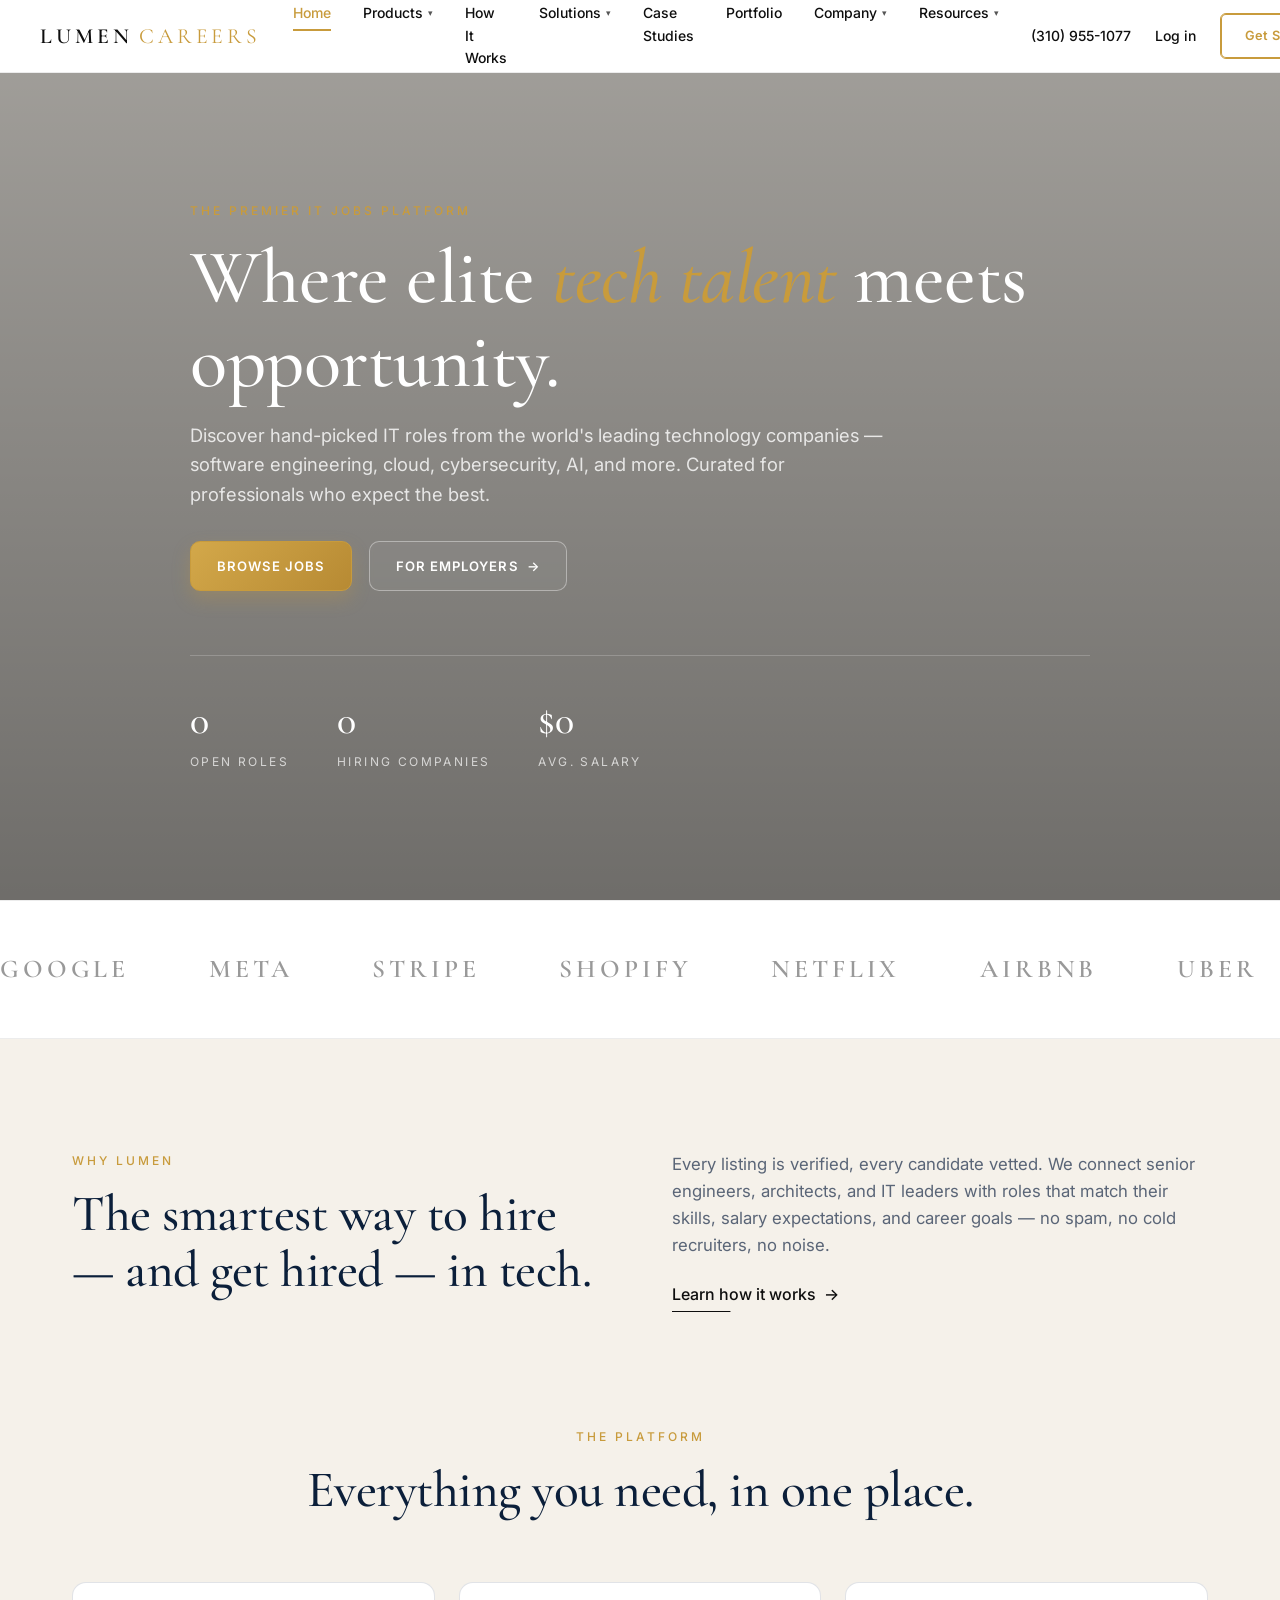
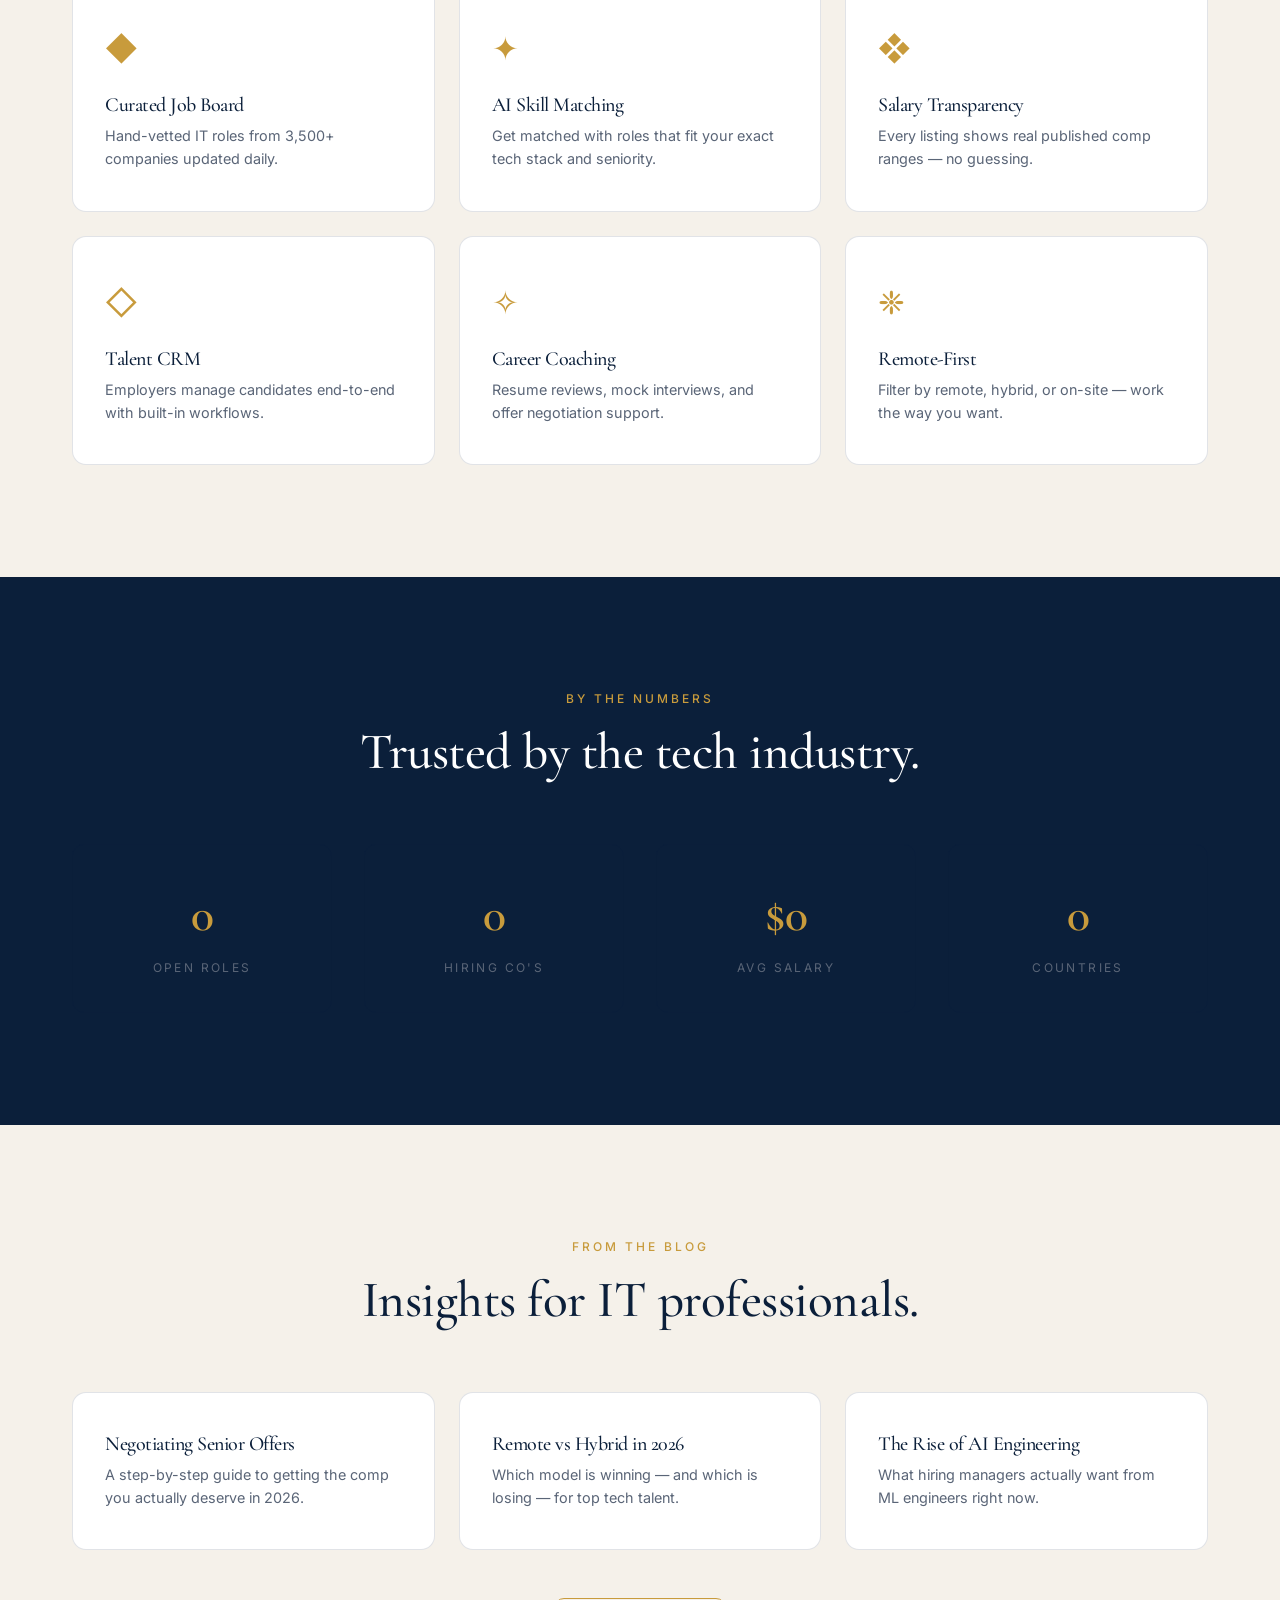
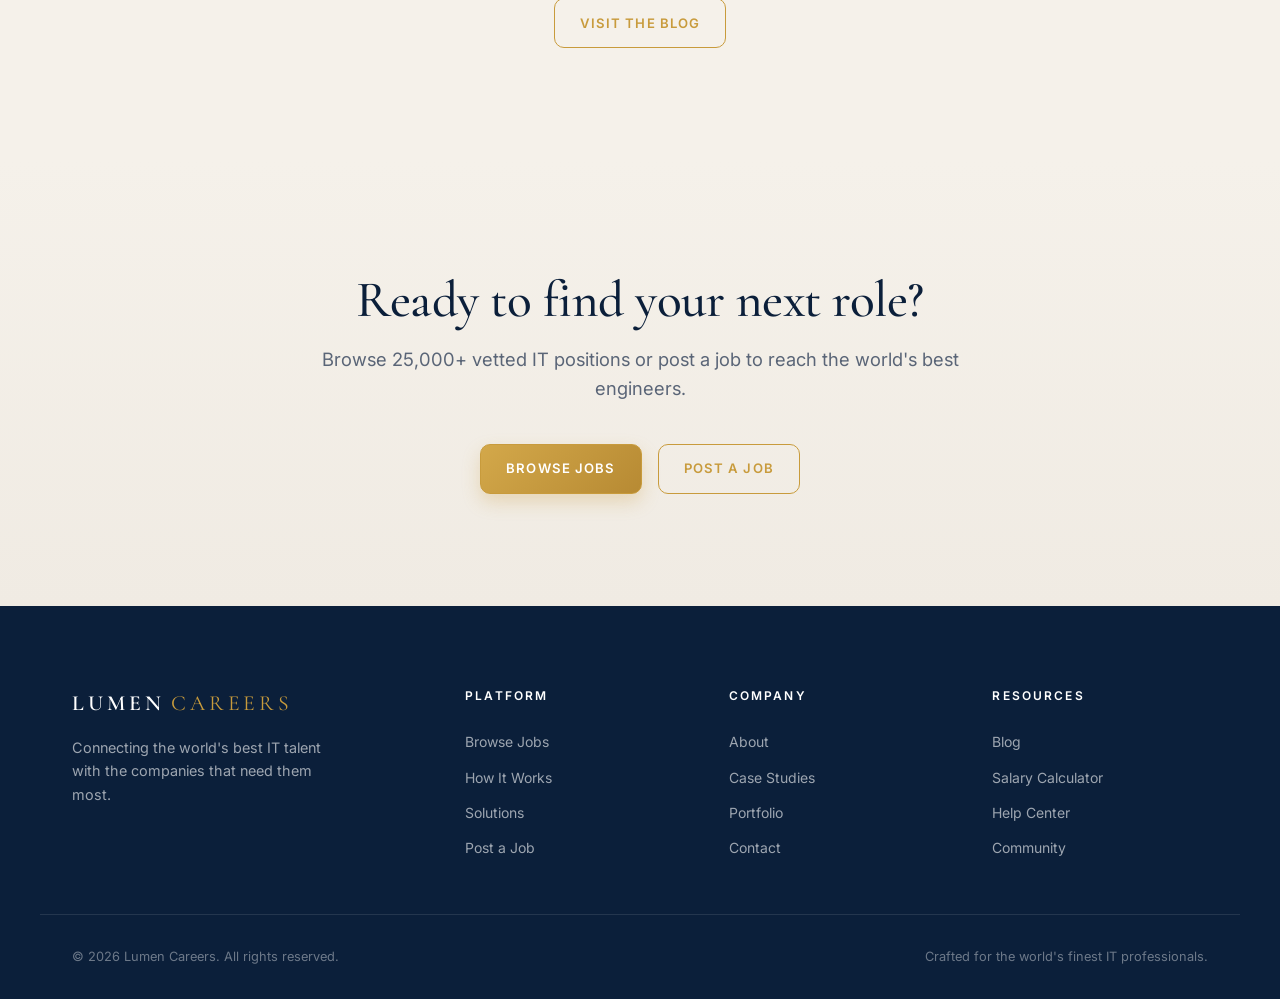
<file: index.html>
<!DOCTYPE html>
<html lang="en">
<head>
<meta charset="UTF-8" />
<meta name="viewport" content="width=device-width, initial-scale=1.0"/>
<title>Lumen Careers — Elite IT Jobs & Tech Talent</title>
<link href="https://fonts.googleapis.com/css2?family=Cormorant+Garamond:wght@400;500;600;700&family=Inter:wght@300;400;500;600&display=swap" rel="stylesheet">
<link rel="stylesheet" href="styles.css"/>
</head>
<body data-page="home">

<div id="site-nav"></div>

<section class="hero">
  <div class="hero-bg"></div>
  <div class="hero-content">
    <p class="eyebrow reveal">The premier IT jobs platform</p>
    <h1 class="reveal delay-1">Where elite <em>tech talent</em> meets opportunity.</h1>
    <p class="lead reveal delay-2">Discover hand-picked IT roles from the world's leading technology companies — software engineering, cloud, cybersecurity, AI, and more. Curated for professionals who expect the best.</p>
    <div class="hero-cta reveal delay-3">
      <a href="jobs.html" class="btn btn-glow btn-pulse">Browse Jobs</a>
      <a href="contact.html" class="btn btn-ghost">For Employers <span>→</span></a>
    </div>
    <div class="hero-stats reveal delay-4">
      <div><strong>0</strong><span>Open Roles</span></div>
      <div><strong>0</strong><span>Hiring Companies</span></div>
      <div><strong>$0</strong><span>Avg. Salary</span></div>
    </div>
  </div>
</section>

<!-- Logo carousel -->
<section class="logo-strip">
  <div class="logo-strip-track">
    <div class="logo-strip-item">GOOGLE</div>
    <div class="logo-strip-item">META</div>
    <div class="logo-strip-item">STRIPE</div>
    <div class="logo-strip-item">SHOPIFY</div>
    <div class="logo-strip-item">NETFLIX</div>
    <div class="logo-strip-item">AIRBNB</div>
    <div class="logo-strip-item">UBER</div>
    <div class="logo-strip-item">SPOTIFY</div>
    <div class="logo-strip-item">FIGMA</div>
    <div class="logo-strip-item">NOTION</div>
    <!-- duplicate for seamless loop -->
    <div class="logo-strip-item">GOOGLE</div>
    <div class="logo-strip-item">META</div>
    <div class="logo-strip-item">STRIPE</div>
    <div class="logo-strip-item">SHOPIFY</div>
    <div class="logo-strip-item">NETFLIX</div>
    <div class="logo-strip-item">AIRBNB</div>
    <div class="logo-strip-item">UBER</div>
    <div class="logo-strip-item">SPOTIFY</div>
    <div class="logo-strip-item">FIGMA</div>
    <div class="logo-strip-item">NOTION</div>
  </div>
</section>

<!-- Why Lumen -->
<section class="section">
  <div class="container grid-2">
    <div class="reveal">
      <p class="eyebrow">Why Lumen</p>
      <h2>The smartest way to hire — and get hired — in tech.</h2>
    </div>
    <div class="reveal delay-1">
      <p class="muted" style="margin-bottom:1.5rem">Every listing is verified, every candidate vetted. We connect senior engineers, architects, and IT leaders with roles that match their skills, salary expectations, and career goals — no spam, no cold recruiters, no noise.</p>
      <a href="how-it-works.html" class="btn btn-arrow">Learn how it works <span>→</span></a>
    </div>
  </div>
</section>

<!-- Bento feature grid -->
<section class="section" style="padding-top:0">
  <div class="container">
    <p class="eyebrow center reveal">The Platform</p>
    <h2 class="center reveal">Everything you need, in one place.</h2>
    <div class="bento">
      <div class="bento-card reveal"><div class="icon">◆</div><h3>Curated Job Board</h3><p>Hand-vetted IT roles from 3,500+ companies updated daily.</p></div>
      <div class="bento-card reveal delay-1"><div class="icon">✦</div><h3>AI Skill Matching</h3><p>Get matched with roles that fit your exact tech stack and seniority.</p></div>
      <div class="bento-card reveal delay-2"><div class="icon">❖</div><h3>Salary Transparency</h3><p>Every listing shows real published comp ranges — no guessing.</p></div>
      <div class="bento-card reveal"><div class="icon">◇</div><h3>Talent CRM</h3><p>Employers manage candidates end-to-end with built-in workflows.</p></div>
      <div class="bento-card reveal delay-1"><div class="icon">✧</div><h3>Career Coaching</h3><p>Resume reviews, mock interviews, and offer negotiation support.</p></div>
      <div class="bento-card reveal delay-2"><div class="icon">❈</div><h3>Remote-First</h3><p>Filter by remote, hybrid, or on-site — work the way you want.</p></div>
    </div>
  </div>
</section>

<!-- Stats -->
<section class="section dark">
  <div class="container">
    <p class="eyebrow center reveal">By the Numbers</p>
    <h2 class="center reveal">Trusted by the tech industry.</h2>
    <div class="stats-grid">
      <div class="stat reveal"><strong>0</strong><span>Open Roles</span></div>
      <div class="stat reveal delay-1"><strong>0</strong><span>Hiring Co's</span></div>
      <div class="stat reveal delay-2"><strong>$0</strong><span>Avg Salary</span></div>
      <div class="stat reveal delay-3"><strong>0</strong><span>Countries</span></div>
    </div>
  </div>
</section>

<!-- Latest from blog -->
<section class="section">
  <div class="container">
    <p class="eyebrow center reveal">From the Blog</p>
    <h2 class="center reveal">Insights for IT professionals.</h2>
    <div class="bento" style="grid-template-columns:repeat(3,1fr)">
      <div class="bento-card reveal"><h3>Negotiating Senior Offers</h3><p>A step-by-step guide to getting the comp you actually deserve in 2026.</p></div>
      <div class="bento-card reveal delay-1"><h3>Remote vs Hybrid in 2026</h3><p>Which model is winning — and which is losing — for top tech talent.</p></div>
      <div class="bento-card reveal delay-2"><h3>The Rise of AI Engineering</h3><p>What hiring managers actually want from ML engineers right now.</p></div>
    </div>
    <div class="center" style="margin-top:3rem">
      <a href="resources.html" class="btn btn-outline">Visit the Blog</a>
    </div>
  </div>
</section>

<!-- CTA -->
<section class="section cta">
  <div class="container center">
    <h2 class="reveal">Ready to find your next role?</h2>
    <p class="lead reveal delay-1">Browse 25,000+ vetted IT positions or post a job to reach the world's best engineers.</p>
    <div class="reveal delay-2" style="display:flex;gap:1rem;justify-content:center;flex-wrap:wrap">
      <a href="jobs.html" class="btn btn-glow">Browse Jobs</a>
      <a href="contact.html" class="btn btn-outline">Post a Job</a>
    </div>
  </div>
</section>

<div id="site-footer"></div>
<script src="partials.js"></script>
</body>
</html>
</file>
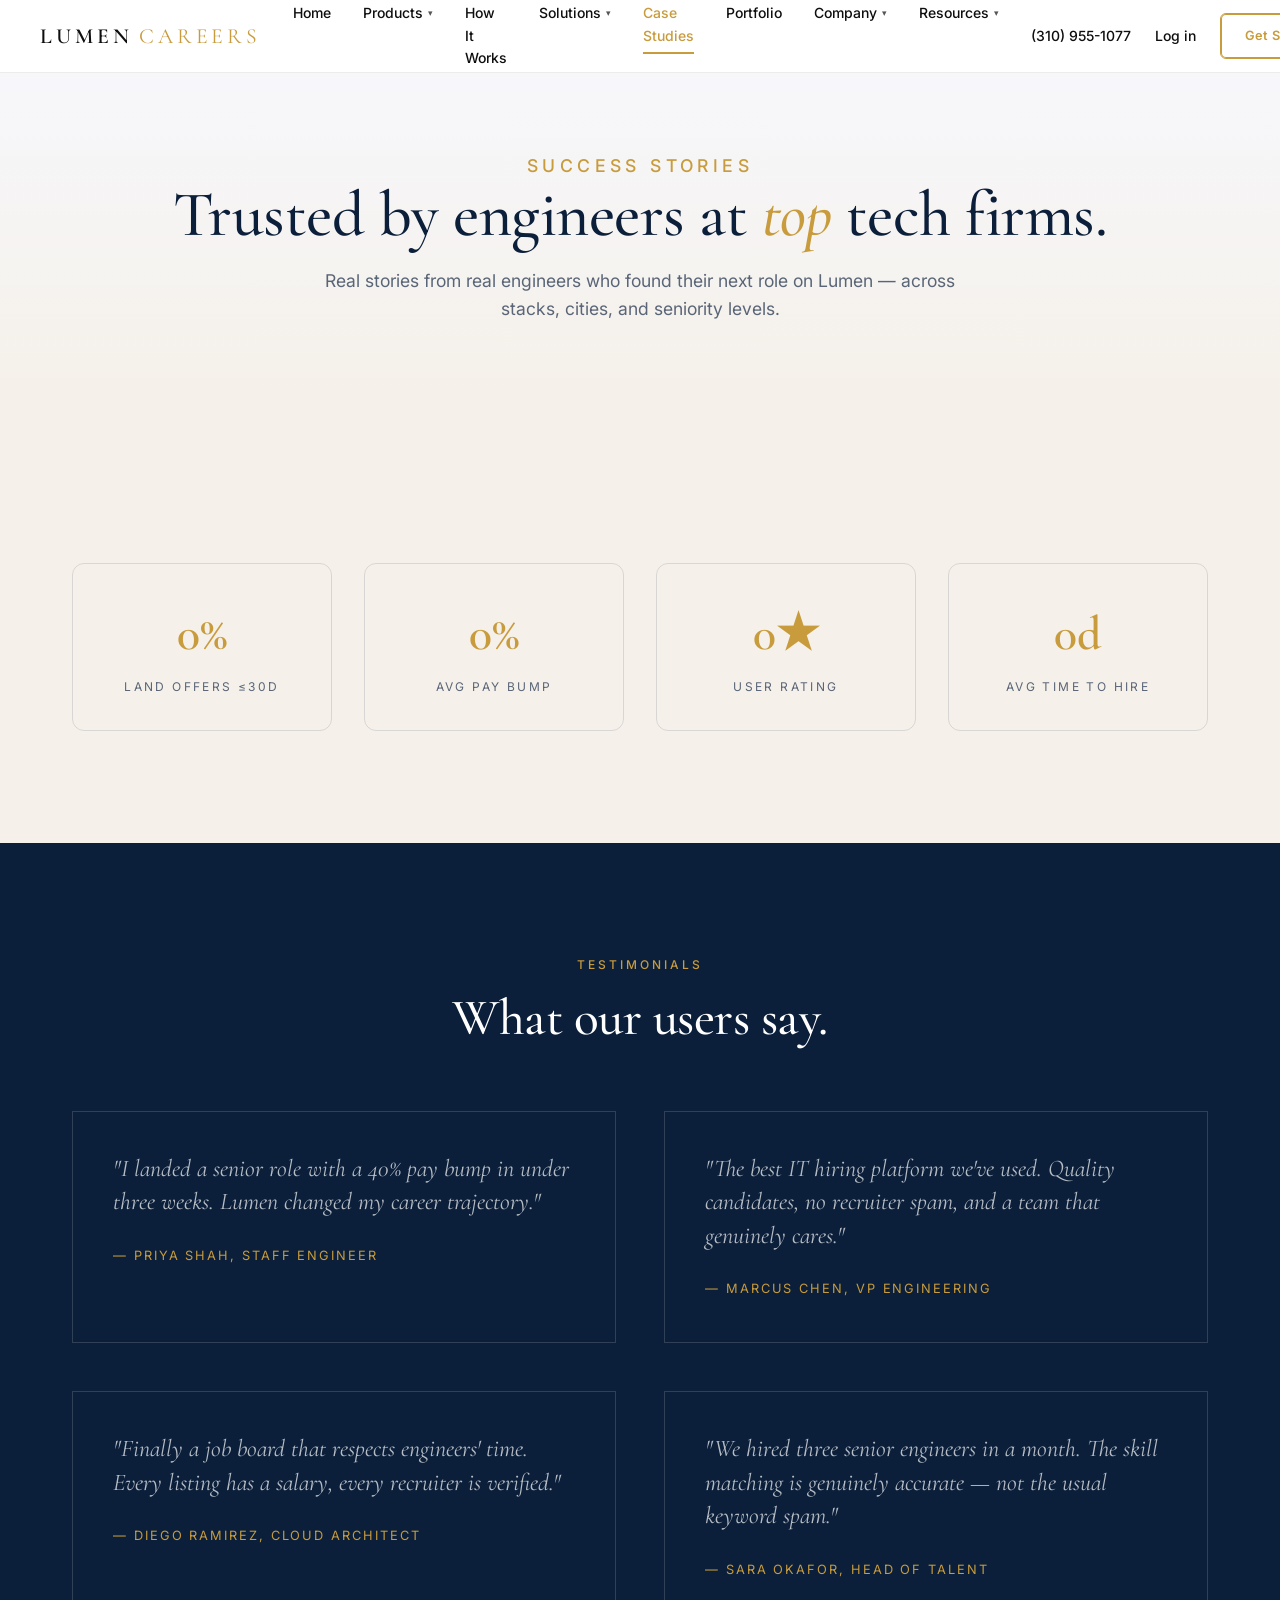
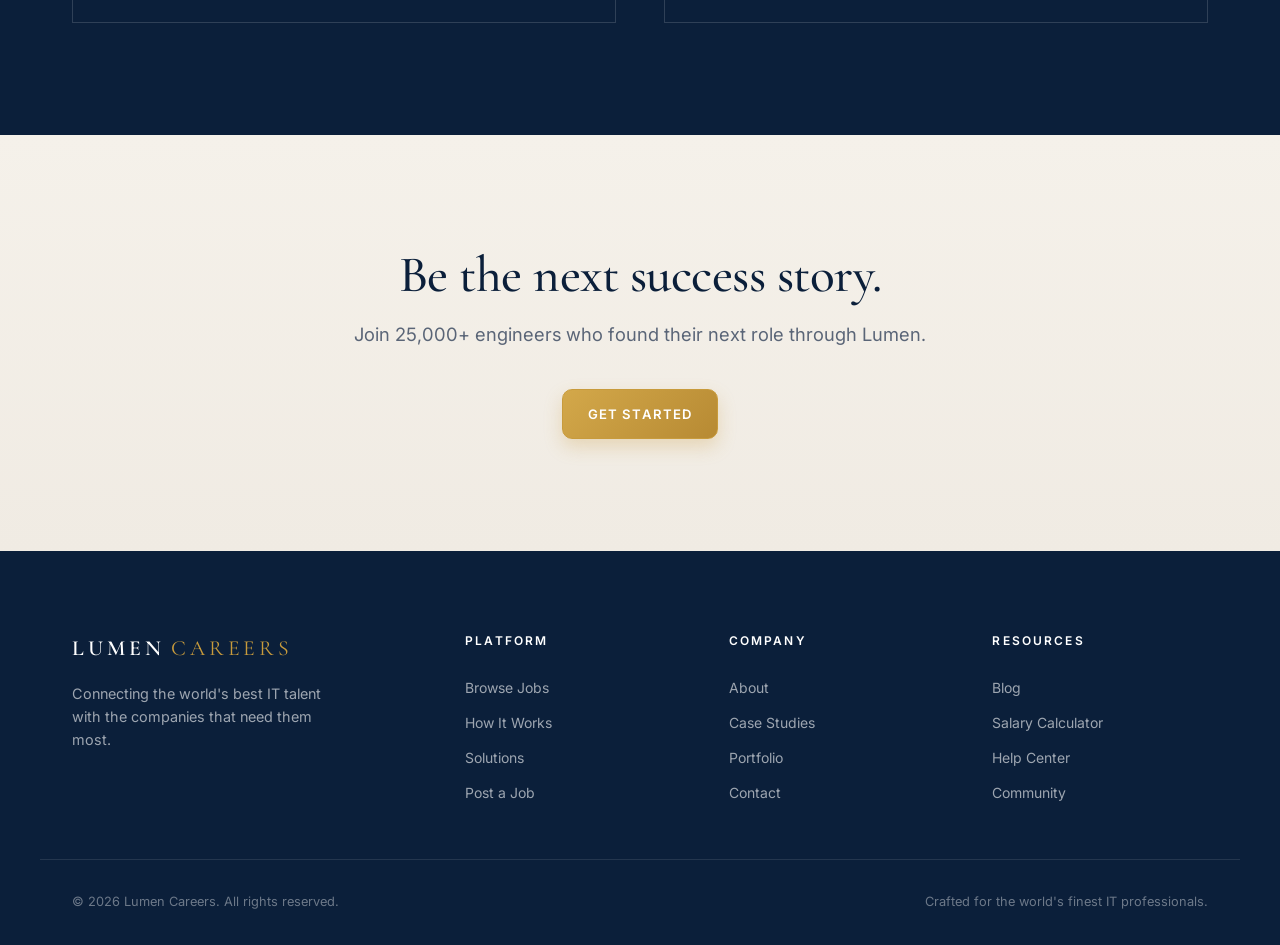
<file: case-studies.html>
<!DOCTYPE html>
<html lang="en">
<head>
<meta charset="UTF-8" /><meta name="viewport" content="width=device-width, initial-scale=1.0"/>
<title>Case Studies — Lumen Careers</title>
<link href="https://fonts.googleapis.com/css2?family=Cormorant+Garamond:wght@400;500;600;700&family=Inter:wght@300;400;500;600&display=swap" rel="stylesheet">
<link rel="stylesheet" href="styles.css"/>
</head>
<body data-page="cases">
<div id="site-nav"></div>

<section class="page-header">
  <div class="container">
    <p class="eyebrow reveal">Success Stories</p>
    <h1 class="reveal delay-1">Trusted by engineers at <em style="color:#c89b3c;font-style:italic">top</em> tech firms.</h1>
    <p class="reveal delay-2">Real stories from real engineers who found their next role on Lumen — across stacks, cities, and seniority levels.</p>
  </div>
</section>

<section class="section">
  <div class="container">
    <div class="stats-grid">
      <div class="stat reveal"><strong>0%</strong><span>Land Offers ≤30d</span></div>
      <div class="stat reveal delay-1"><strong>0%</strong><span>Avg Pay Bump</span></div>
      <div class="stat reveal delay-2"><strong>0★</strong><span>User Rating</span></div>
      <div class="stat reveal delay-3"><strong>0d</strong><span>Avg Time to Hire</span></div>
    </div>
  </div>
</section>

<section class="section dark">
  <div class="container">
    <p class="eyebrow center reveal">Testimonials</p>
    <h2 class="center reveal">What our users say.</h2>
    <div class="quotes">
      <blockquote class="reveal"><p>"I landed a senior role with a 40% pay bump in under three weeks. Lumen changed my career trajectory."</p><cite>— Priya Shah, Staff Engineer</cite></blockquote>
      <blockquote class="reveal delay-1"><p>"The best IT hiring platform we've used. Quality candidates, no recruiter spam, and a team that genuinely cares."</p><cite>— Marcus Chen, VP Engineering</cite></blockquote>
      <blockquote class="reveal"><p>"Finally a job board that respects engineers' time. Every listing has a salary, every recruiter is verified."</p><cite>— Diego Ramirez, Cloud Architect</cite></blockquote>
      <blockquote class="reveal delay-1"><p>"We hired three senior engineers in a month. The skill matching is genuinely accurate — not the usual keyword spam."</p><cite>— Sara Okafor, Head of Talent</cite></blockquote>
    </div>
  </div>
</section>

<section class="section cta">
  <div class="container center">
    <h2 class="reveal">Be the next success story.</h2>
    <p class="lead reveal delay-1">Join 25,000+ engineers who found their next role through Lumen.</p>
    <a href="contact.html" class="btn btn-glow btn-get-started reveal delay-2">Get Started</a>
  </div>
</section>

<div id="site-footer"></div>
<script src="partials.js"></script>
</body>
</html>
</file>
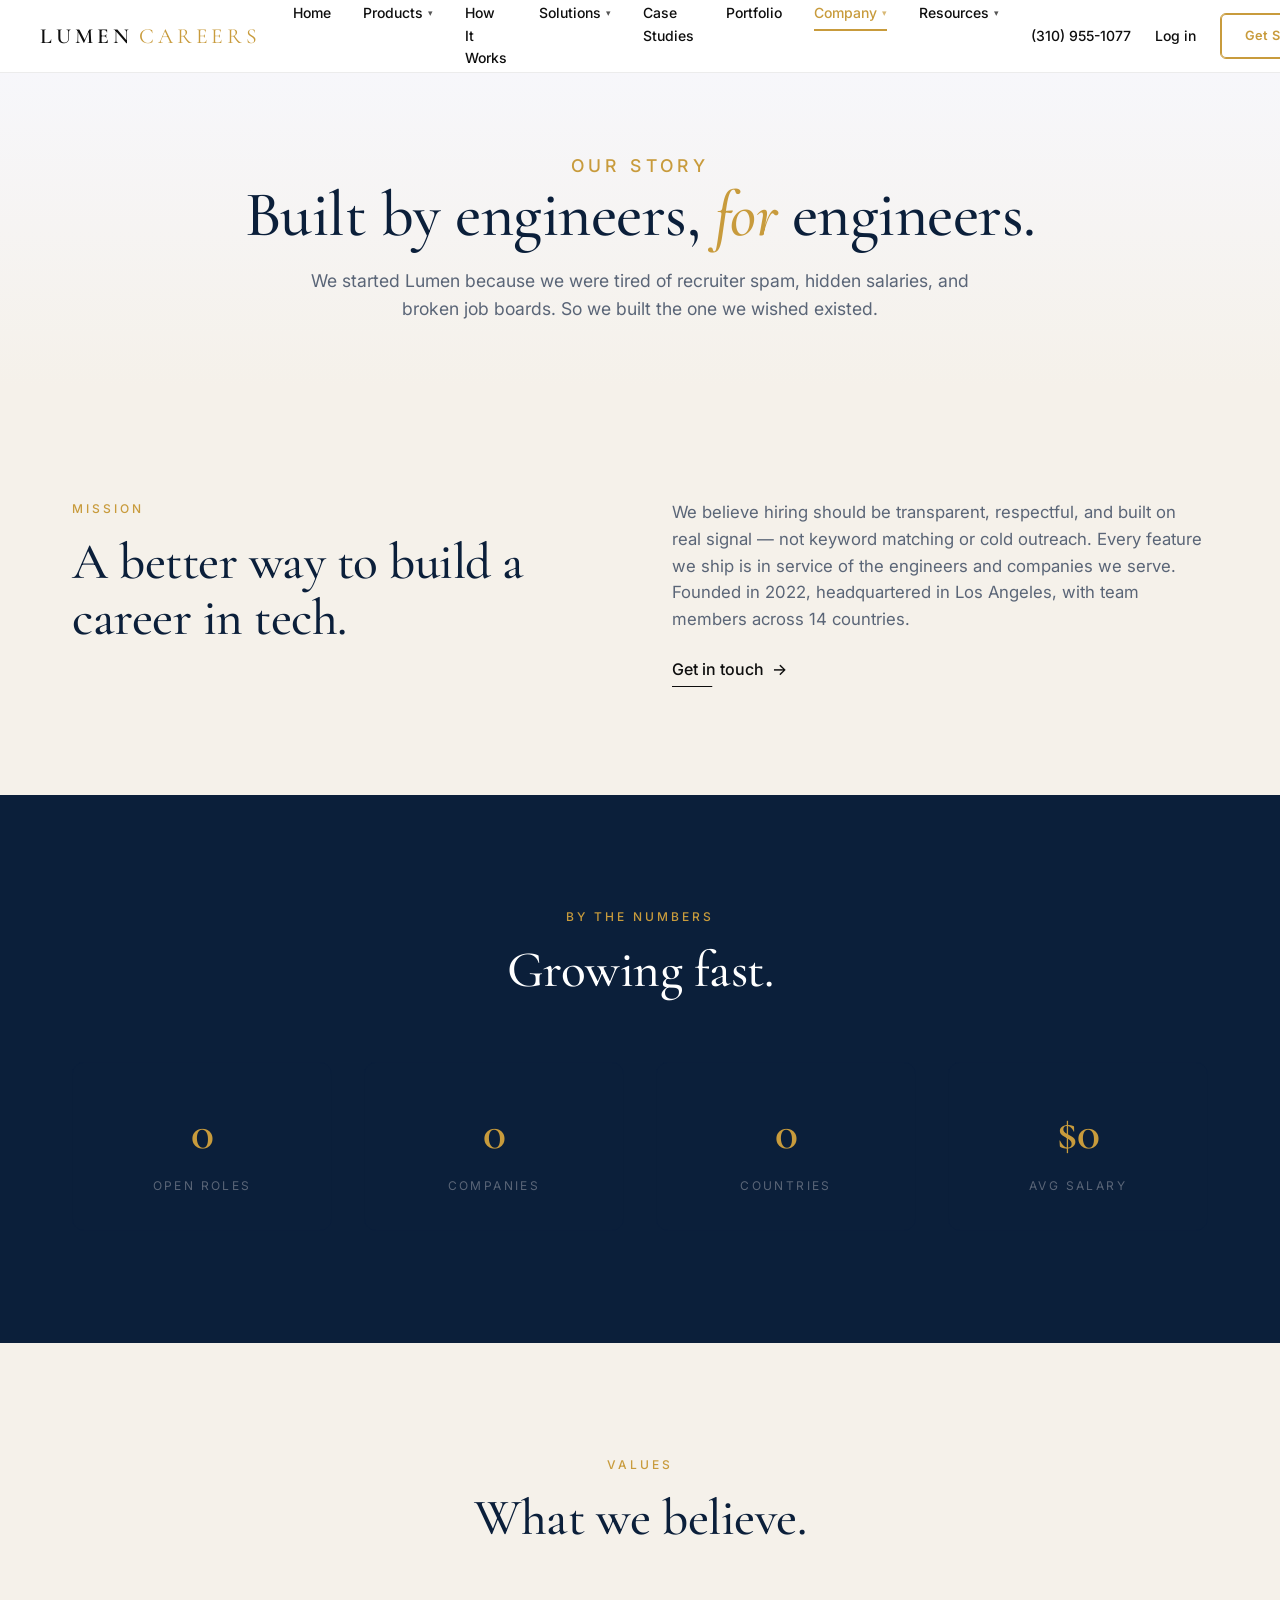
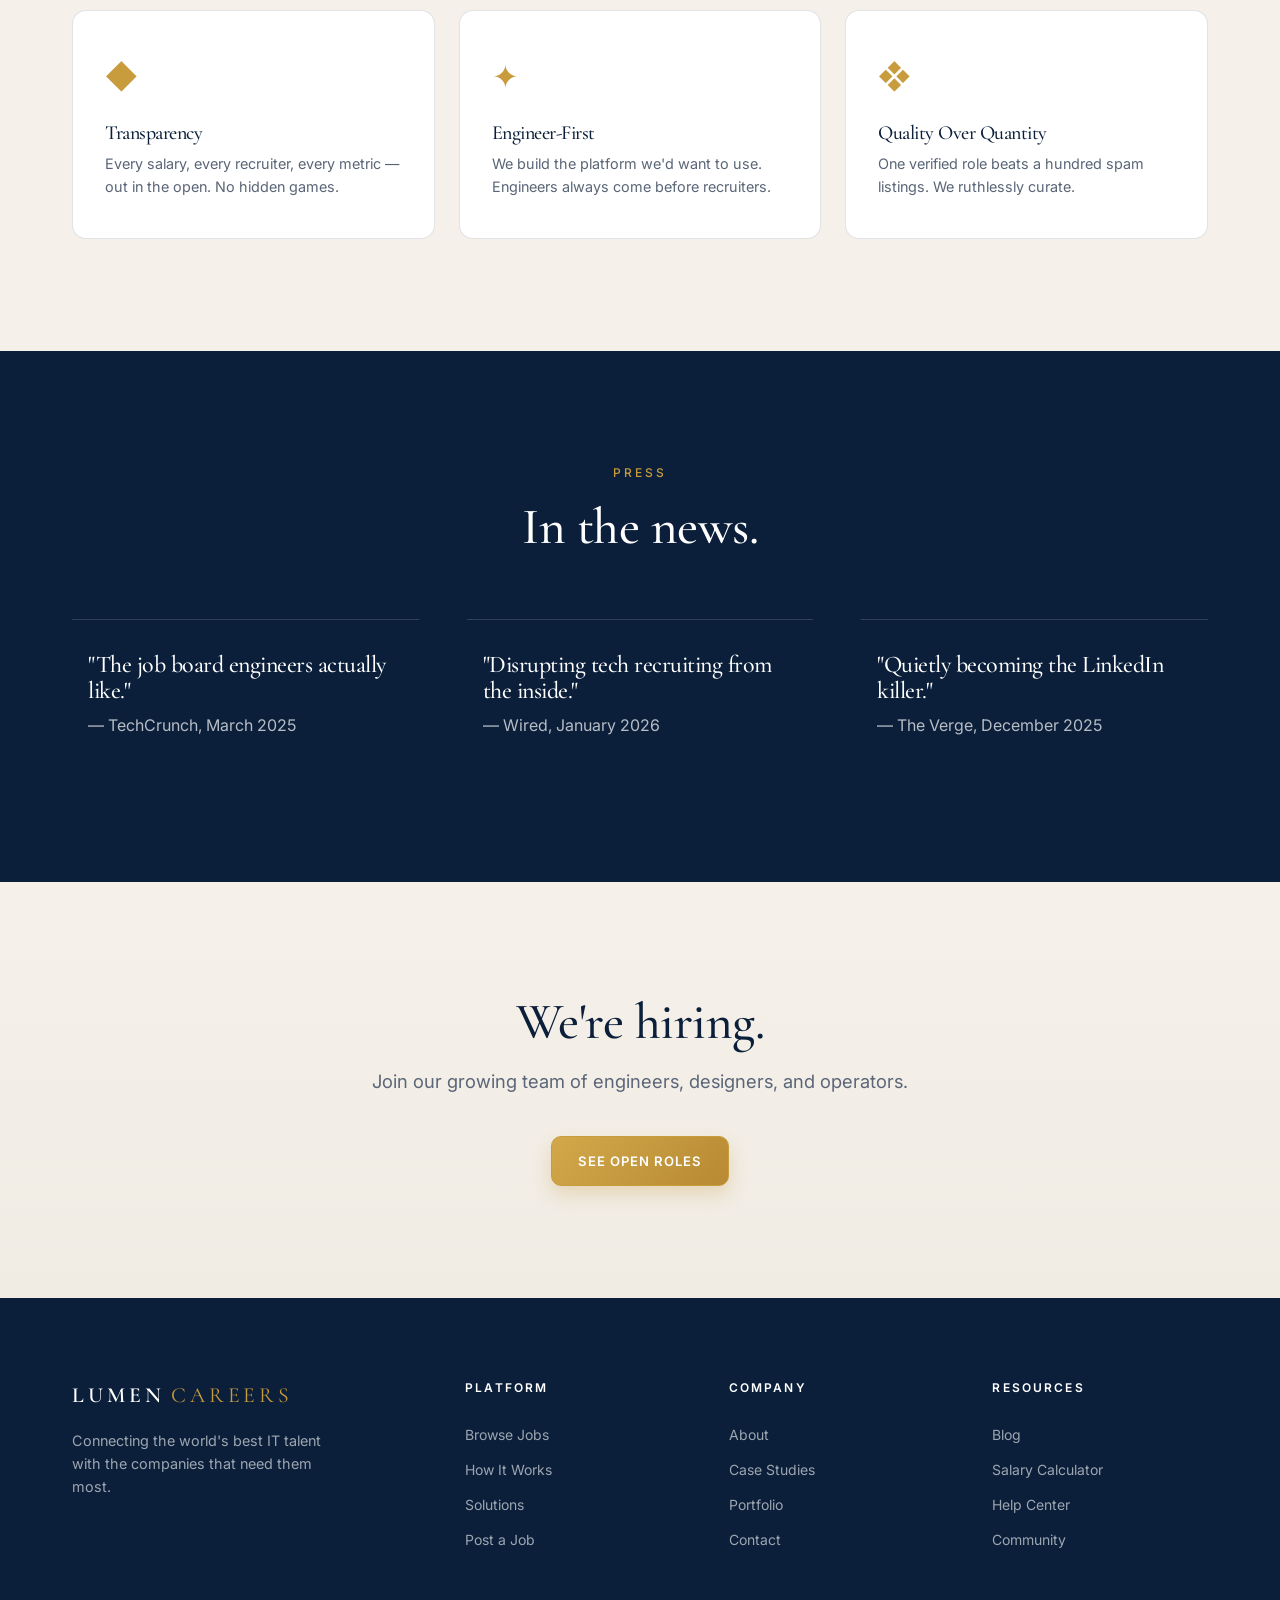
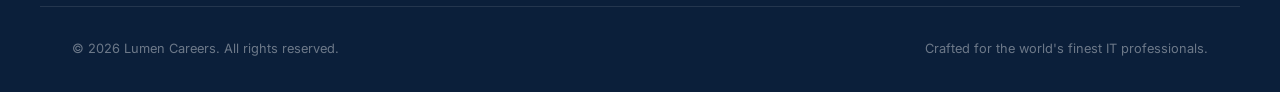
<file: company.html>
<!DOCTYPE html>
<html lang="en">
<head>
<meta charset="UTF-8" /><meta name="viewport" content="width=device-width, initial-scale=1.0"/>
<title>Company — Lumen Careers</title>
<link href="https://fonts.googleapis.com/css2?family=Cormorant+Garamond:wght@400;500;600;700&family=Inter:wght@300;400;500;600&display=swap" rel="stylesheet">
<link rel="stylesheet" href="styles.css"/>
</head>
<body data-page="company">
<div id="site-nav"></div>

<section class="page-header">
  <div class="container">
    <p class="eyebrow reveal">Our Story</p>
    <h1 class="reveal delay-1">Built by engineers, <em style="color:#c89b3c;font-style:italic">for</em> engineers.</h1>
    <p class="reveal delay-2">We started Lumen because we were tired of recruiter spam, hidden salaries, and broken job boards. So we built the one we wished existed.</p>
  </div>
</section>

<section class="section">
  <div class="container grid-2">
    <div class="reveal">
      <p class="eyebrow">Mission</p>
      <h2>A better way to build a career in tech.</h2>
    </div>
    <div class="reveal delay-1">
      <p class="muted" style="margin-bottom:1.5rem">We believe hiring should be transparent, respectful, and built on real signal — not keyword matching or cold outreach. Every feature we ship is in service of the engineers and companies we serve. Founded in 2022, headquartered in Los Angeles, with team members across 14 countries.</p>
      <a href="contact.html" class="btn btn-arrow">Get in touch <span>→</span></a>
    </div>
  </div>
</section>

<section class="section dark">
  <div class="container center">
    <p class="eyebrow center reveal">By the Numbers</p>
    <h2 class="center reveal">Growing fast.</h2>
    <div class="stats-grid">
      <div class="stat reveal"><strong>0</strong><span>Open Roles</span></div>
      <div class="stat reveal delay-1"><strong>0</strong><span>Companies</span></div>
      <div class="stat reveal delay-2"><strong>0</strong><span>Countries</span></div>
      <div class="stat reveal delay-3"><strong>$0</strong><span>Avg Salary</span></div>
    </div>
  </div>
</section>

<section class="section">
  <div class="container">
    <p class="eyebrow center reveal">Values</p>
    <h2 class="center reveal">What we believe.</h2>
    <div class="bento" style="grid-template-columns:repeat(3,1fr)">
      <div class="bento-card reveal"><div class="icon">◆</div><h3>Transparency</h3><p>Every salary, every recruiter, every metric — out in the open. No hidden games.</p></div>
      <div class="bento-card reveal delay-1"><div class="icon">✦</div><h3>Engineer-First</h3><p>We build the platform we'd want to use. Engineers always come before recruiters.</p></div>
      <div class="bento-card reveal delay-2"><div class="icon">❖</div><h3>Quality Over Quantity</h3><p>One verified role beats a hundred spam listings. We ruthlessly curate.</p></div>
    </div>
  </div>
</section>

<section class="section dark">
  <div class="container">
    <p class="eyebrow center reveal">Press</p>
    <h2 class="center reveal">In the news.</h2>
    <div class="features">
      <div class="feature reveal"><h3>"The job board engineers actually like."</h3><p>— TechCrunch, March 2025</p></div>
      <div class="feature reveal delay-1"><h3>"Disrupting tech recruiting from the inside."</h3><p>— Wired, January 2026</p></div>
      <div class="feature reveal delay-2"><h3>"Quietly becoming the LinkedIn killer."</h3><p>— The Verge, December 2025</p></div>
    </div>
  </div>
</section>

<section class="section cta">
  <div class="container center">
    <h2 class="reveal">We're hiring.</h2>
    <p class="lead reveal delay-1">Join our growing team of engineers, designers, and operators.</p>
    <a href="contact.html" class="btn btn-glow reveal delay-2">See Open Roles</a>
  </div>
</section>

<div id="site-footer"></div>
<script src="partials.js"></script>
</body>
</html>
</file>
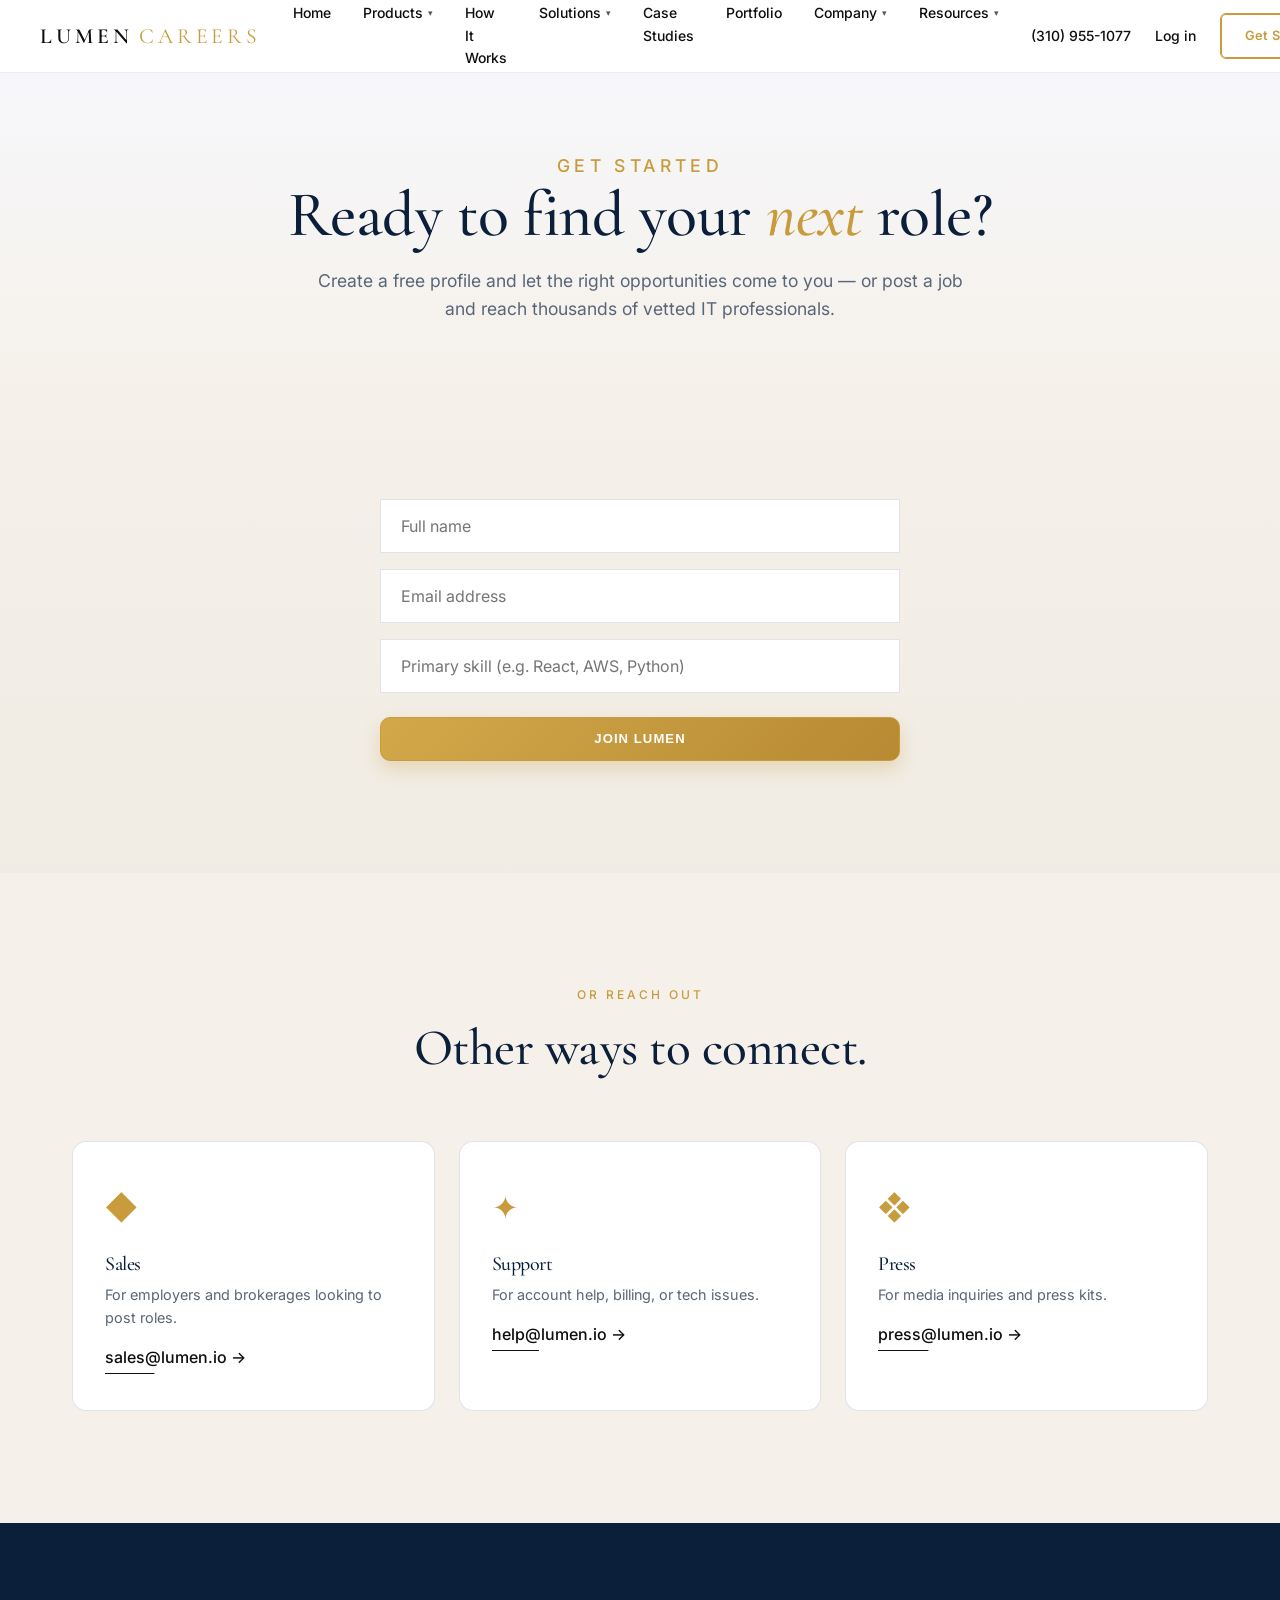
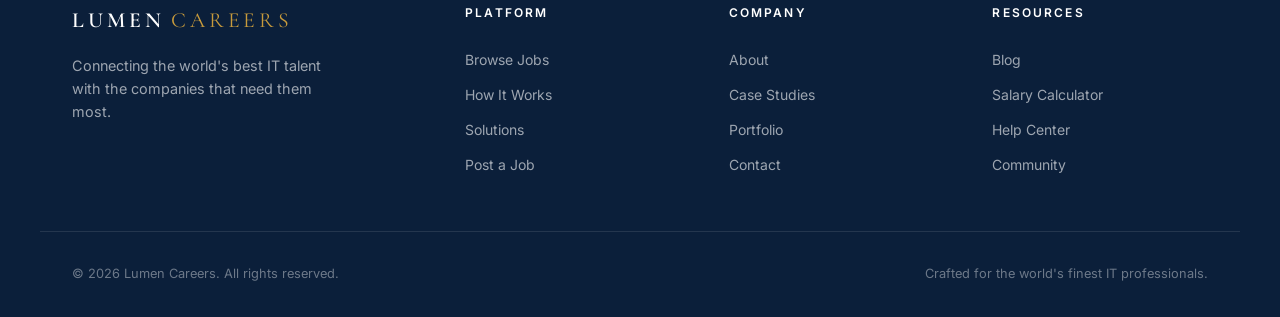
<file: contact.html>
<!DOCTYPE html>
<html lang="en">
<head>
<meta charset="UTF-8" /><meta name="viewport" content="width=device-width, initial-scale=1.0"/>
<title>Get Started — Lumen Careers</title>
<link href="https://fonts.googleapis.com/css2?family=Cormorant+Garamond:wght@400;500;600;700&family=Inter:wght@300;400;500;600&display=swap" rel="stylesheet">
<link rel="stylesheet" href="styles.css"/>
</head>
<body data-page="contact">
<div id="site-nav"></div>

<section class="page-header">
  <div class="container">
    <p class="eyebrow reveal">Get Started</p>
    <h1 class="reveal delay-1">Ready to find your <em style="color:#c89b3c;font-style:italic">next</em> role?</h1>
    <p class="reveal delay-2">Create a free profile and let the right opportunities come to you — or post a job and reach thousands of vetted IT professionals.</p>
  </div>
</section>

<section class="section cta">
  <div class="container center">
    <form class="form reveal" onsubmit="event.preventDefault(); this.querySelector('.thanks').style.display='block';">
      <input type="text" placeholder="Full name" required>
      <input type="email" placeholder="Email address" required>
      <input type="text" placeholder="Primary skill (e.g. React, AWS, Python)">
      <button class="btn btn-glow" type="submit">Join Lumen</button>
      <p class="thanks" style="display:none">Welcome aboard — check your inbox to complete signup.</p>
    </form>
  </div>
</section>

<section class="section">
  <div class="container">
    <p class="eyebrow center reveal">Or Reach Out</p>
    <h2 class="center reveal">Other ways to connect.</h2>
    <div class="bento" style="grid-template-columns:repeat(3,1fr)">
      <div class="bento-card reveal"><div class="icon">◆</div><h3>Sales</h3><p>For employers and brokerages looking to post roles.</p><a href="#" class="btn btn-arrow" style="margin-top:1rem;display:inline-block">sales@lumen.io <span>→</span></a></div>
      <div class="bento-card reveal delay-1"><div class="icon">✦</div><h3>Support</h3><p>For account help, billing, or tech issues.</p><a href="#" class="btn btn-arrow" style="margin-top:1rem;display:inline-block">help@lumen.io <span>→</span></a></div>
      <div class="bento-card reveal delay-2"><div class="icon">❖</div><h3>Press</h3><p>For media inquiries and press kits.</p><a href="#" class="btn btn-arrow" style="margin-top:1rem;display:inline-block">press@lumen.io <span>→</span></a></div>
    </div>
  </div>
</section>

<div id="site-footer"></div>
<script src="partials.js"></script>
</body>
</html>
</file>
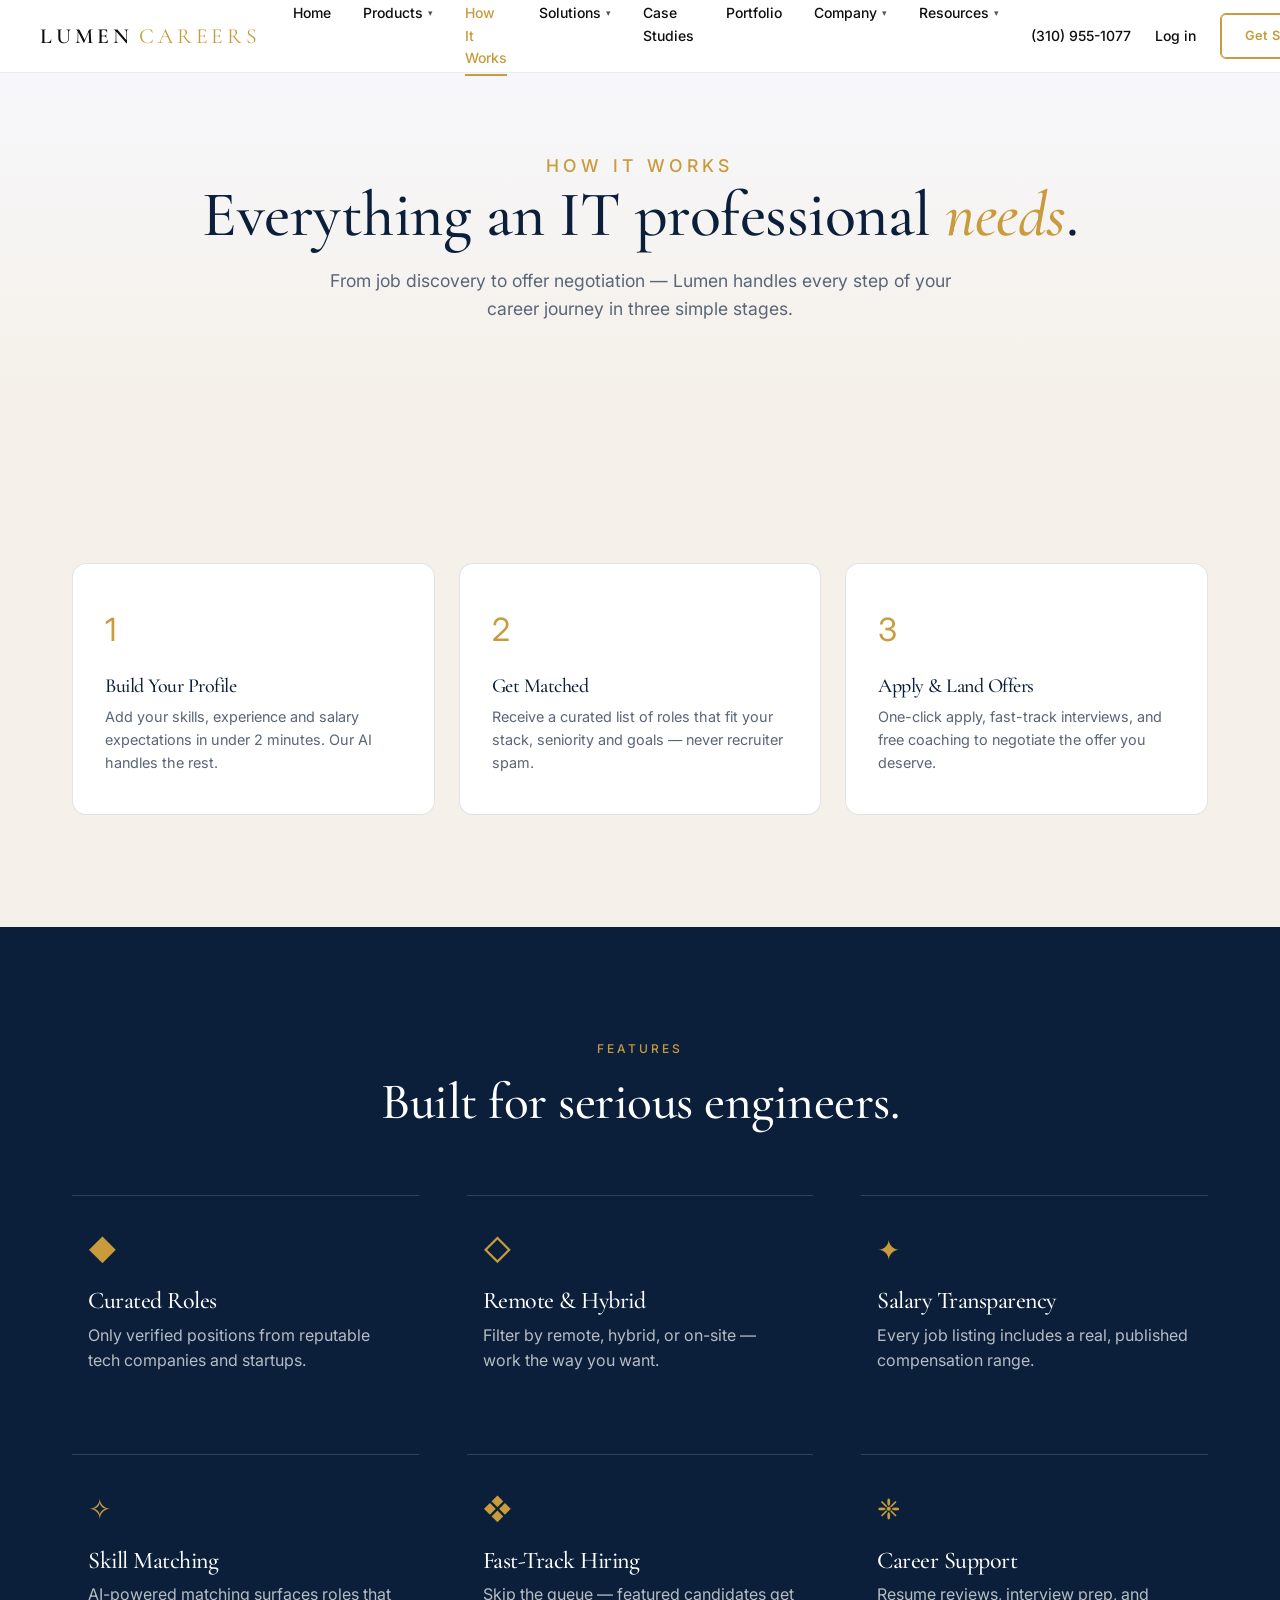
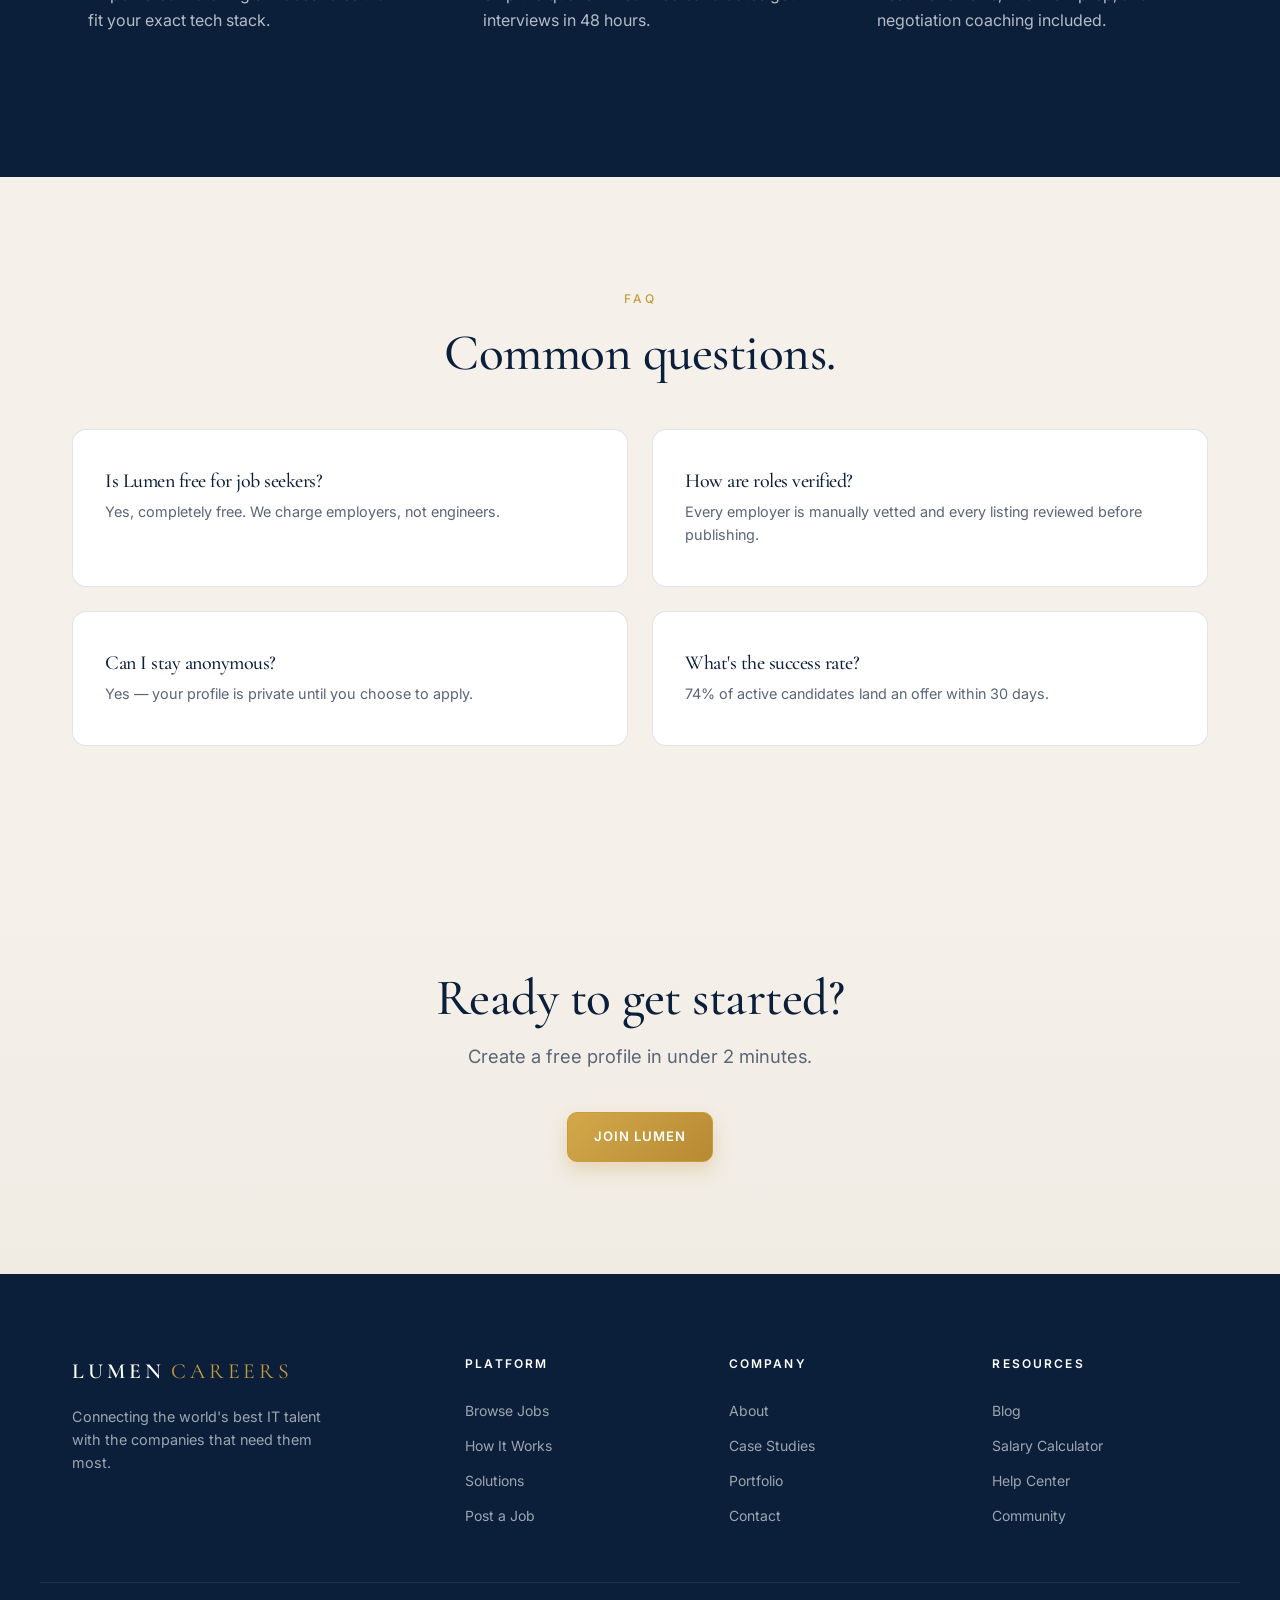
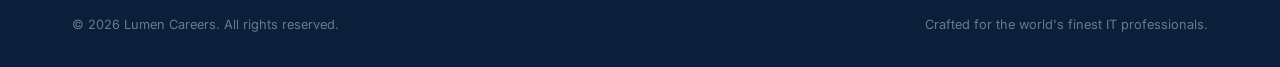
<file: how-it-works.html>
<!DOCTYPE html>
<html lang="en">
<head>
<meta charset="UTF-8" /><meta name="viewport" content="width=device-width, initial-scale=1.0"/>
<title>How It Works — Lumen Careers</title>
<link href="https://fonts.googleapis.com/css2?family=Cormorant+Garamond:wght@400;500;600;700&family=Inter:wght@300;400;500;600&display=swap" rel="stylesheet">
<link rel="stylesheet" href="styles.css"/>
</head>
<body data-page="how">
<div id="site-nav"></div>

<section class="page-header">
  <div class="container">
    <p class="eyebrow reveal">How It Works</p>
    <h1 class="reveal delay-1">Everything an IT professional <em style="color:#c89b3c;font-style:italic">needs</em>.</h1>
    <p class="reveal delay-2">From job discovery to offer negotiation — Lumen handles every step of your career journey in three simple stages.</p>
  </div>
</section>

<section class="section">
  <div class="container">
    <div class="bento" style="grid-template-columns:repeat(3,1fr)">
      <div class="bento-card reveal"><div class="icon">1</div><h3>Build Your Profile</h3><p>Add your skills, experience and salary expectations in under 2 minutes. Our AI handles the rest.</p></div>
      <div class="bento-card reveal delay-1"><div class="icon">2</div><h3>Get Matched</h3><p>Receive a curated list of roles that fit your stack, seniority and goals — never recruiter spam.</p></div>
      <div class="bento-card reveal delay-2"><div class="icon">3</div><h3>Apply & Land Offers</h3><p>One-click apply, fast-track interviews, and free coaching to negotiate the offer you deserve.</p></div>
    </div>
  </div>
</section>

<section class="section dark">
  <div class="container">
    <p class="eyebrow center reveal">Features</p>
    <h2 class="center reveal">Built for serious engineers.</h2>
    <div class="features">
      <div class="feature reveal"><div class="icon">◆</div><h3>Curated Roles</h3><p>Only verified positions from reputable tech companies and startups.</p></div>
      <div class="feature reveal delay-1"><div class="icon">◇</div><h3>Remote & Hybrid</h3><p>Filter by remote, hybrid, or on-site — work the way you want.</p></div>
      <div class="feature reveal delay-2"><div class="icon">✦</div><h3>Salary Transparency</h3><p>Every job listing includes a real, published compensation range.</p></div>
      <div class="feature reveal"><div class="icon">✧</div><h3>Skill Matching</h3><p>AI-powered matching surfaces roles that fit your exact tech stack.</p></div>
      <div class="feature reveal delay-1"><div class="icon">❖</div><h3>Fast-Track Hiring</h3><p>Skip the queue — featured candidates get interviews in 48 hours.</p></div>
      <div class="feature reveal delay-2"><div class="icon">❈</div><h3>Career Support</h3><p>Resume reviews, interview prep, and negotiation coaching included.</p></div>
    </div>
  </div>
</section>

<section class="section">
  <div class="container">
    <p class="eyebrow center reveal">FAQ</p>
    <h2 class="center reveal">Common questions.</h2>
    <div class="bento" style="grid-template-columns:1fr 1fr;margin-top:3rem">
      <div class="bento-card reveal"><h3>Is Lumen free for job seekers?</h3><p>Yes, completely free. We charge employers, not engineers.</p></div>
      <div class="bento-card reveal delay-1"><h3>How are roles verified?</h3><p>Every employer is manually vetted and every listing reviewed before publishing.</p></div>
      <div class="bento-card reveal"><h3>Can I stay anonymous?</h3><p>Yes — your profile is private until you choose to apply.</p></div>
      <div class="bento-card reveal delay-1"><h3>What's the success rate?</h3><p>74% of active candidates land an offer within 30 days.</p></div>
    </div>
  </div>
</section>

<section class="section cta">
  <div class="container center">
    <h2 class="reveal">Ready to get started?</h2>
    <p class="lead reveal delay-1">Create a free profile in under 2 minutes.</p>
    <a href="contact.html" class="btn btn-glow reveal delay-2">Join Lumen</a>
  </div>
</section>

<div id="site-footer"></div>
<script src="partials.js"></script>
</body>
</html>
</file>
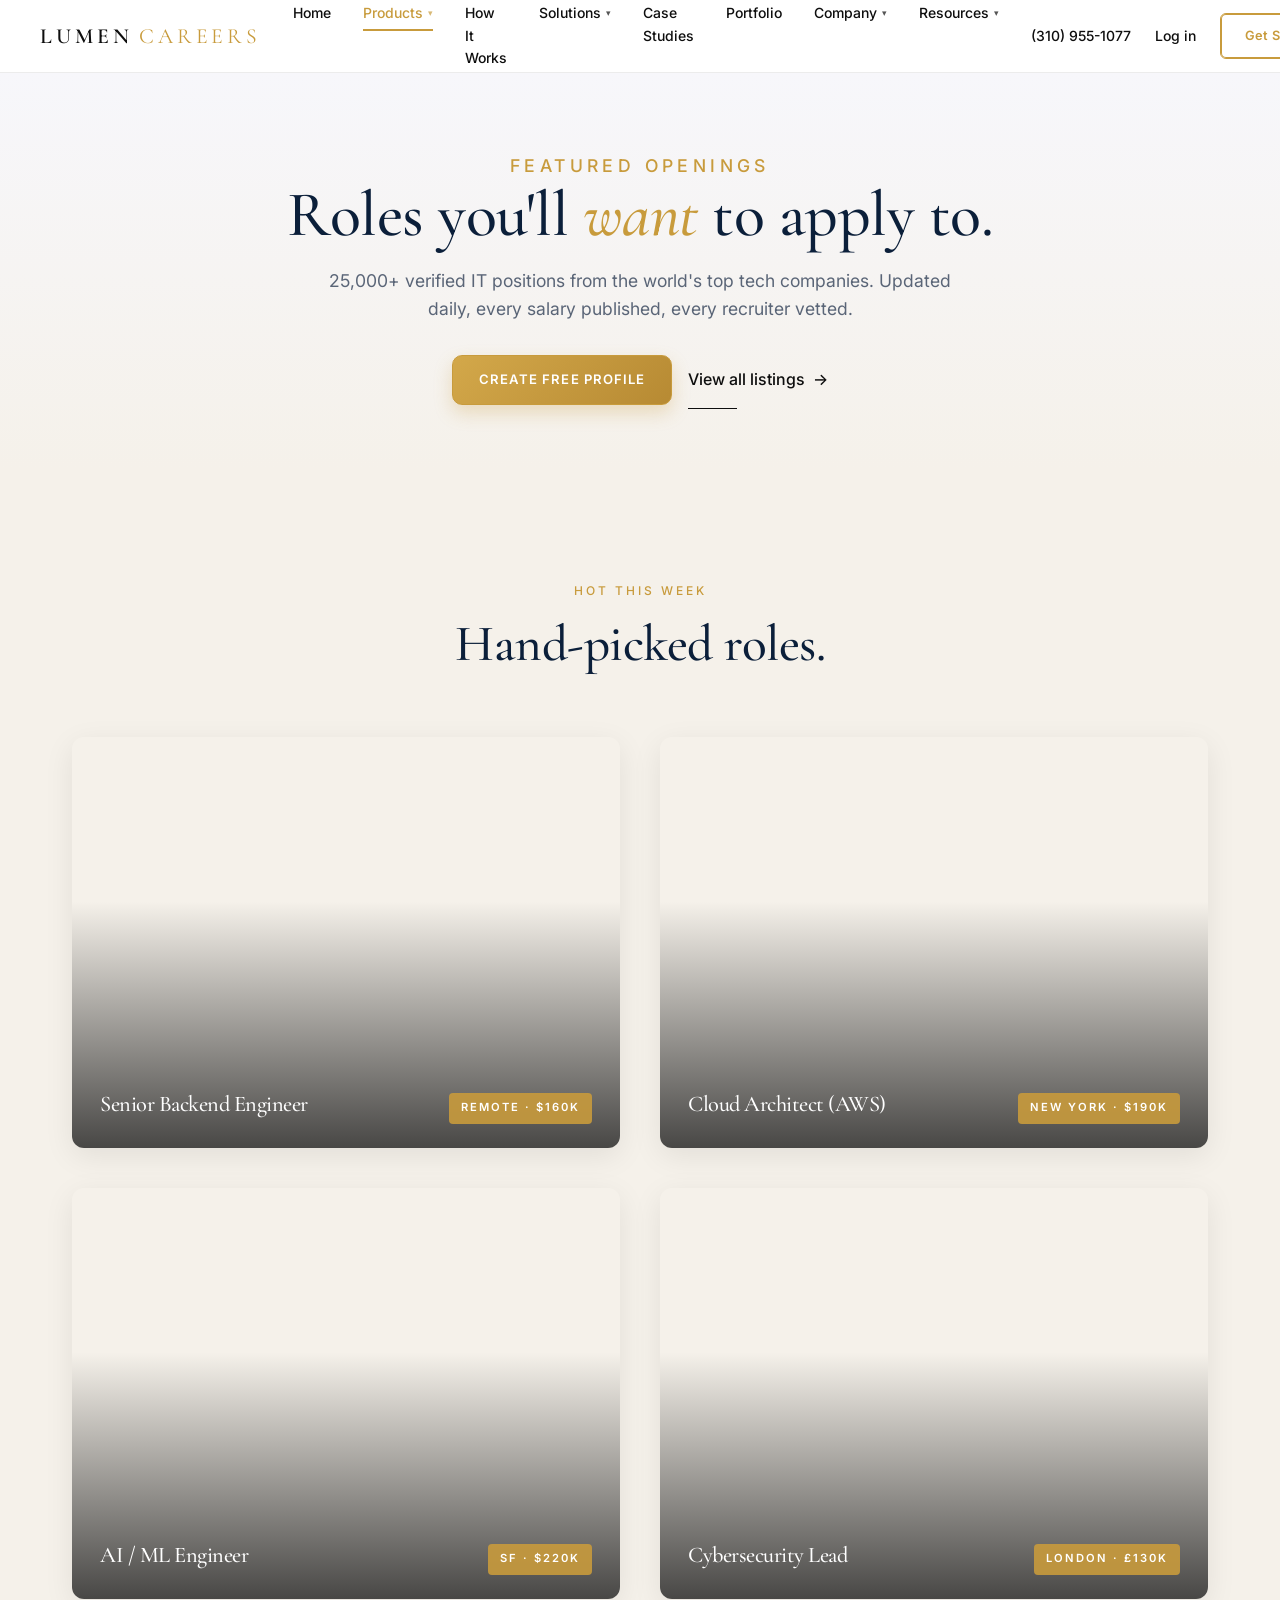
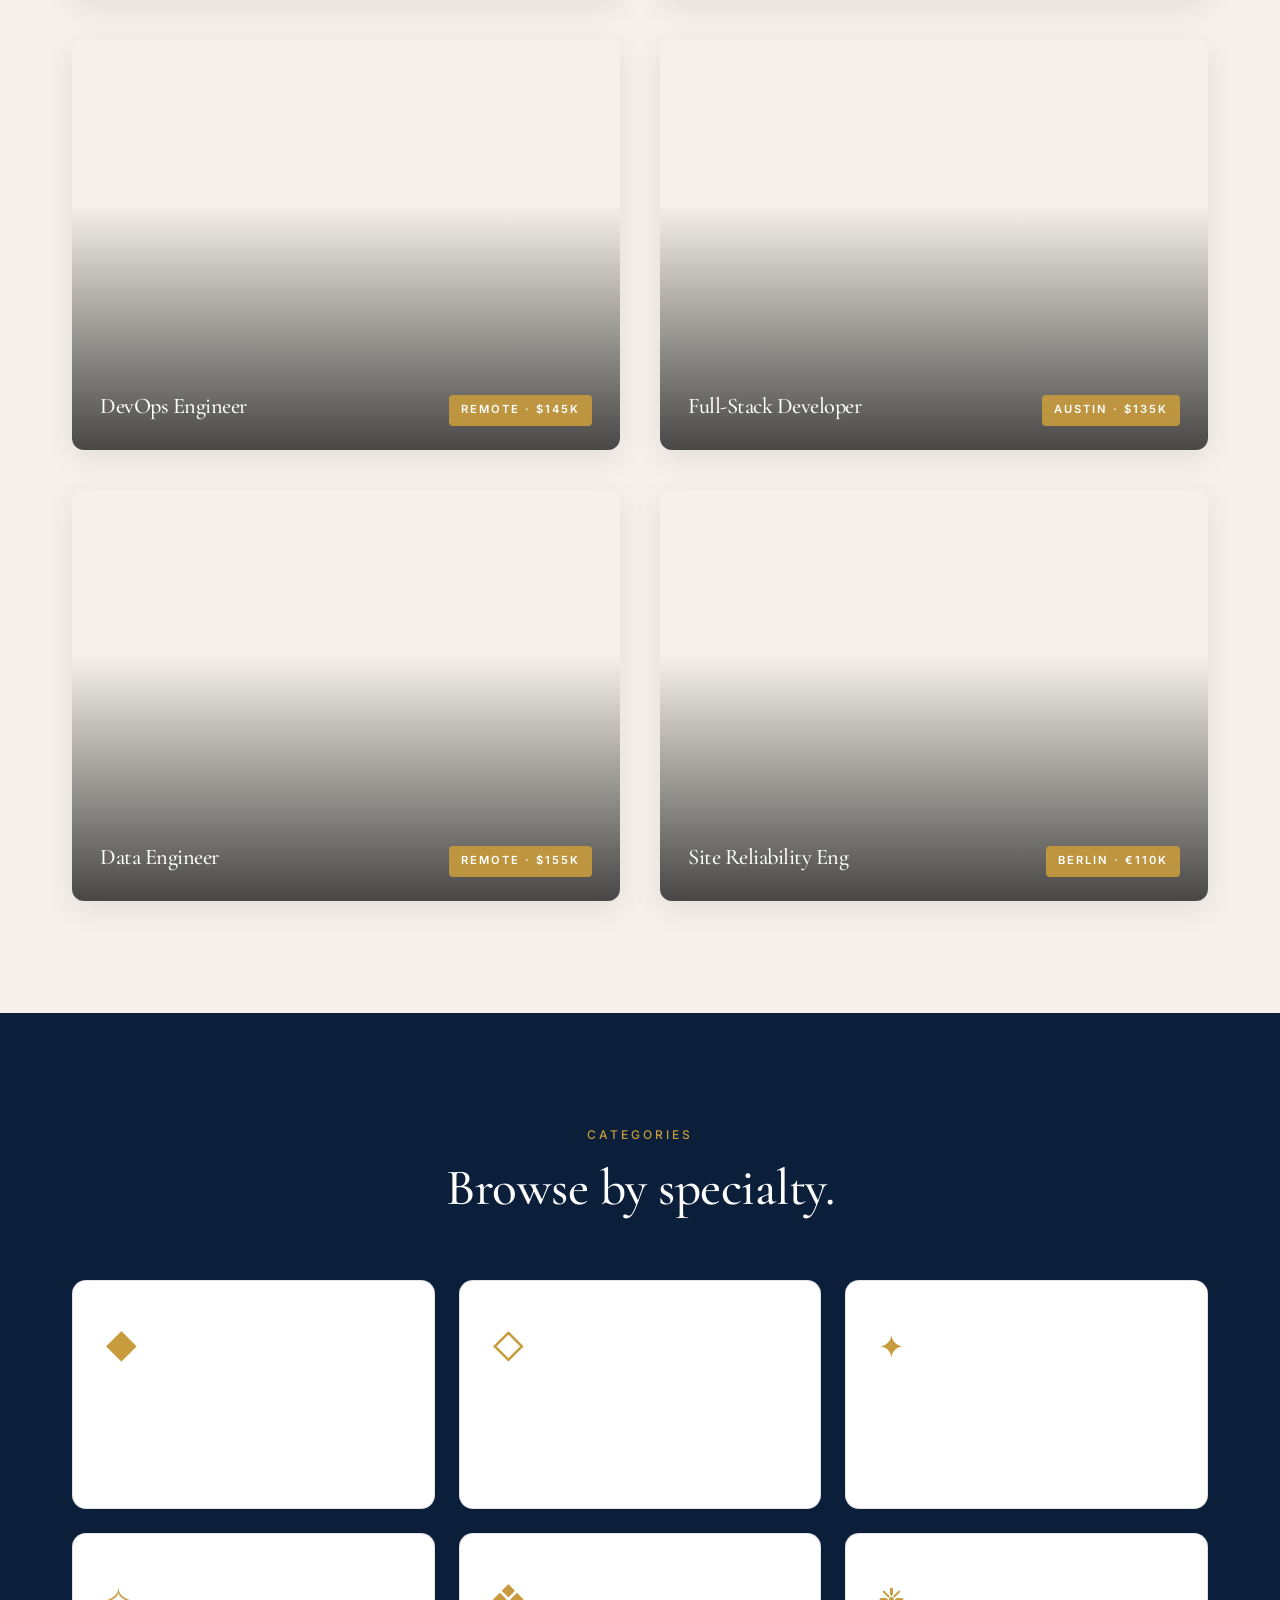
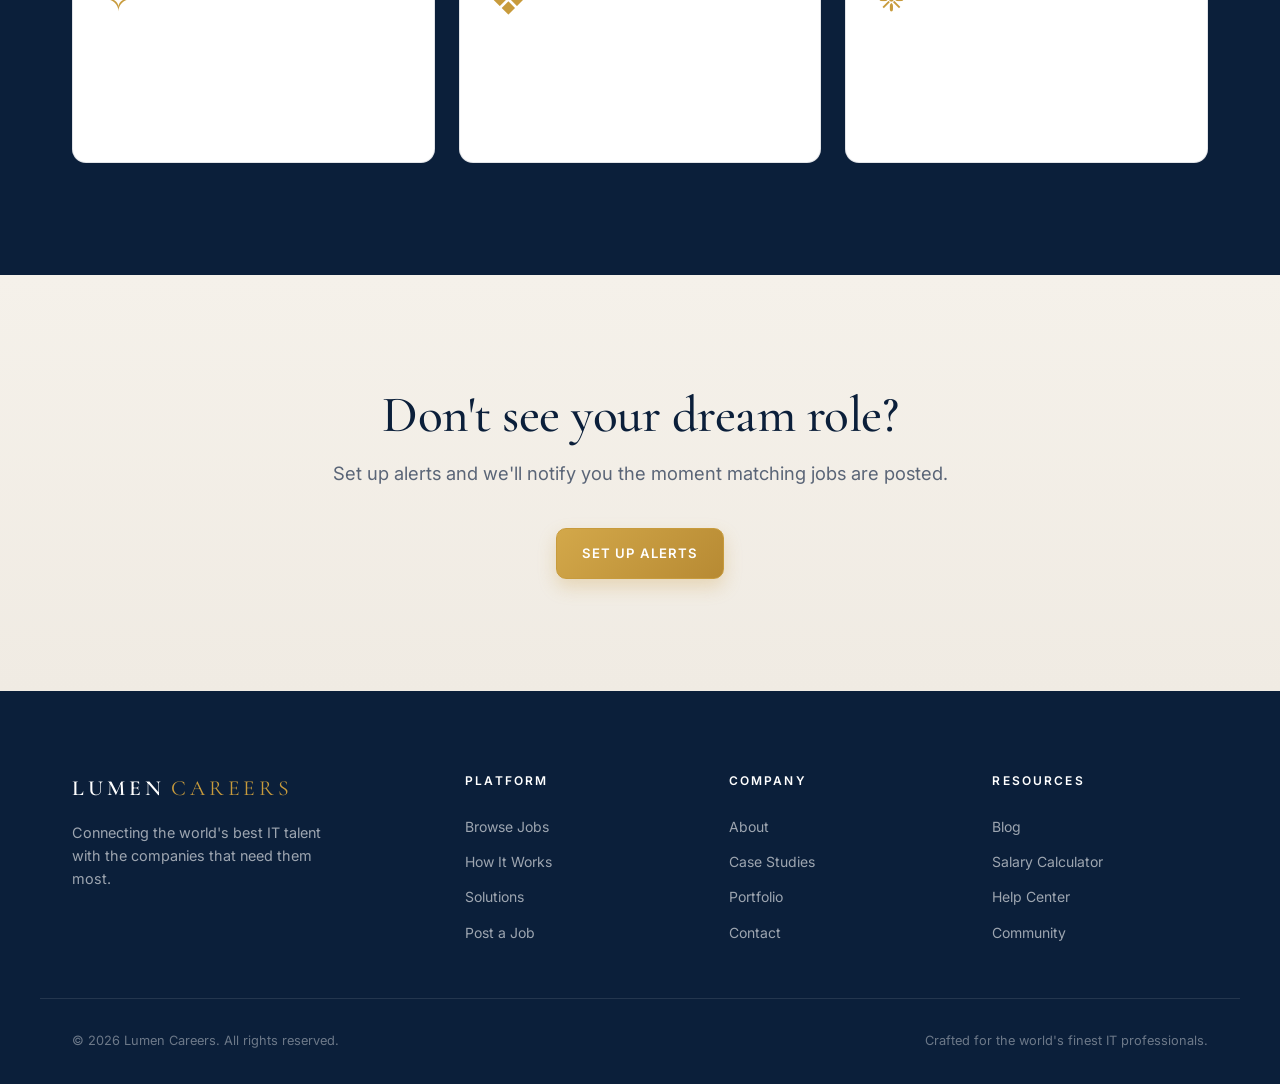
<file: jobs.html>
<!DOCTYPE html>
<html lang="en">
<head>
<meta charset="UTF-8" /><meta name="viewport" content="width=device-width, initial-scale=1.0"/>
<title>Browse Jobs — Lumen Careers</title>
<link href="https://fonts.googleapis.com/css2?family=Cormorant+Garamond:wght@400;500;600;700&family=Inter:wght@300;400;500;600&display=swap" rel="stylesheet">
<link rel="stylesheet" href="styles.css"/>
</head>
<body data-page="jobs">
<div id="site-nav"></div>

<section class="page-header">
  <div class="container">
    <p class="eyebrow reveal">Featured Openings</p>
    <h1 class="reveal delay-1">Roles you'll <em style="font-style:italic;color:#c89b3c">want</em> to apply to.</h1>
    <p class="reveal delay-2">25,000+ verified IT positions from the world's top tech companies. Updated daily, every salary published, every recruiter vetted.</p>
    <div class="reveal delay-3" style="margin-top:2rem;display:flex;gap:1rem;justify-content:center;flex-wrap:wrap">
      <a href="contact.html" class="btn btn-glow">Create Free Profile</a>
      <a href="#listings" class="btn btn-arrow">View all listings <span>→</span></a>
    </div>
  </div>
</section>

<section class="section" id="listings">
  <div class="container">
    <p class="eyebrow center reveal">Hot This Week</p>
    <h2 class="center reveal">Hand-picked roles.</h2>
    <div class="showcase">
      <figure class="card reveal"><div class="img img1"></div><figcaption><h4>Senior Backend Engineer</h4><span>Remote · $160K</span></figcaption></figure>
      <figure class="card reveal delay-1"><div class="img img2"></div><figcaption><h4>Cloud Architect (AWS)</h4><span>New York · $190K</span></figcaption></figure>
      <figure class="card reveal"><div class="img img3"></div><figcaption><h4>AI / ML Engineer</h4><span>SF · $220K</span></figcaption></figure>
      <figure class="card reveal delay-1"><div class="img img4"></div><figcaption><h4>Cybersecurity Lead</h4><span>London · £130K</span></figcaption></figure>
      <figure class="card reveal"><div class="img img5"></div><figcaption><h4>DevOps Engineer</h4><span>Remote · $145K</span></figcaption></figure>
      <figure class="card reveal delay-1"><div class="img img6"></div><figcaption><h4>Full-Stack Developer</h4><span>Austin · $135K</span></figcaption></figure>
      <figure class="card reveal"><div class="img img7"></div><figcaption><h4>Data Engineer</h4><span>Remote · $155K</span></figcaption></figure>
      <figure class="card reveal delay-1"><div class="img img8"></div><figcaption><h4>Site Reliability Eng</h4><span>Berlin · €110K</span></figcaption></figure>
    </div>
  </div>
</section>

<section class="section dark">
  <div class="container">
    <p class="eyebrow center reveal">Categories</p>
    <h2 class="center reveal">Browse by specialty.</h2>
    <div class="bento">
      <div class="bento-card reveal"><div class="icon">◆</div><h3>Backend</h3><p>2,400+ open roles in Node, Go, Python, Java and Rust.</p></div>
      <div class="bento-card reveal delay-1"><div class="icon">◇</div><h3>Frontend</h3><p>1,800+ React, Vue, Svelte and TypeScript positions.</p></div>
      <div class="bento-card reveal delay-2"><div class="icon">✦</div><h3>Cloud & DevOps</h3><p>1,500+ AWS, GCP, Kubernetes and Terraform jobs.</p></div>
      <div class="bento-card reveal"><div class="icon">✧</div><h3>AI & ML</h3><p>900+ machine learning, LLM and data science openings.</p></div>
      <div class="bento-card reveal delay-1"><div class="icon">❖</div><h3>Security</h3><p>700+ AppSec, pen testing and infrastructure security roles.</p></div>
      <div class="bento-card reveal delay-2"><div class="icon">❈</div><h3>Mobile</h3><p>600+ iOS, Android and React Native positions.</p></div>
    </div>
  </div>
</section>

<section class="section cta">
  <div class="container center">
    <h2 class="reveal">Don't see your dream role?</h2>
    <p class="lead reveal delay-1">Set up alerts and we'll notify you the moment matching jobs are posted.</p>
    <a href="contact.html" class="btn btn-glow reveal delay-2">Set up Alerts</a>
  </div>
</section>

<div id="site-footer"></div>
<script src="partials.js"></script>
</body>
</html>
</file>
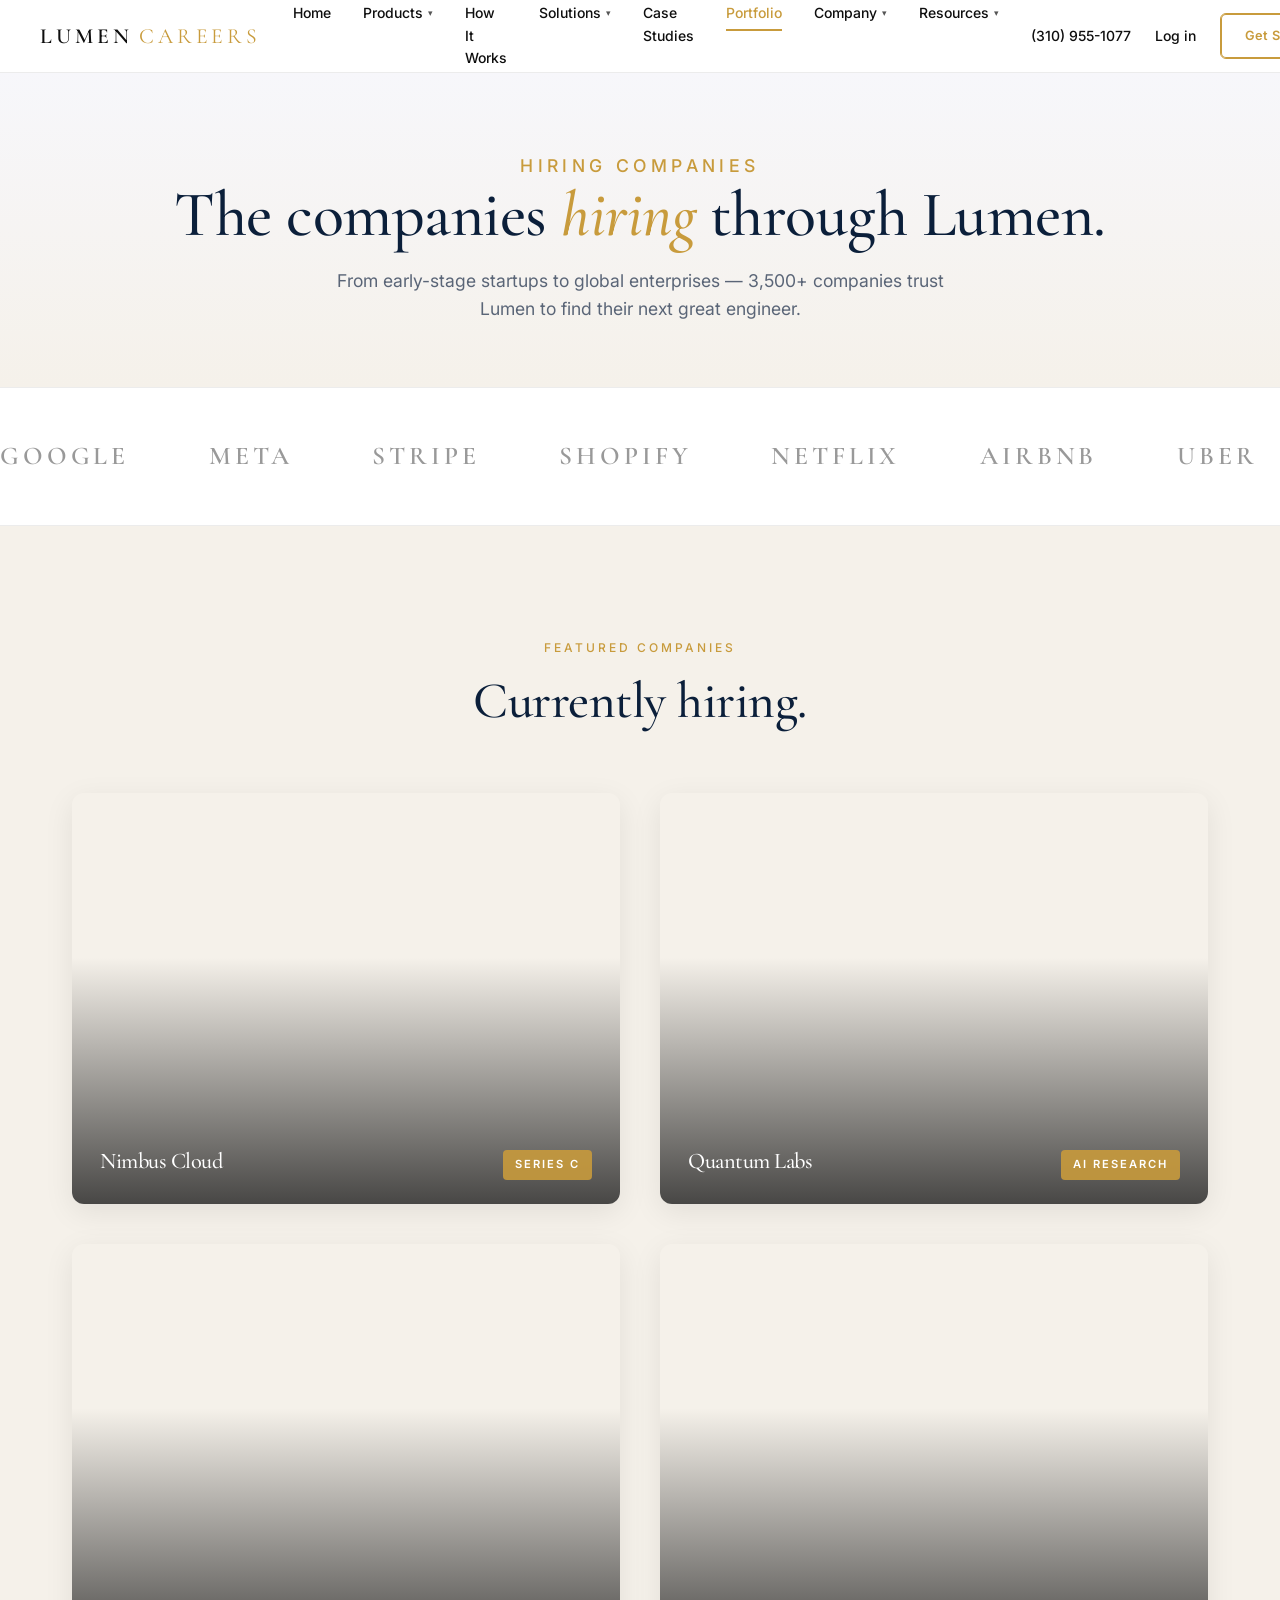
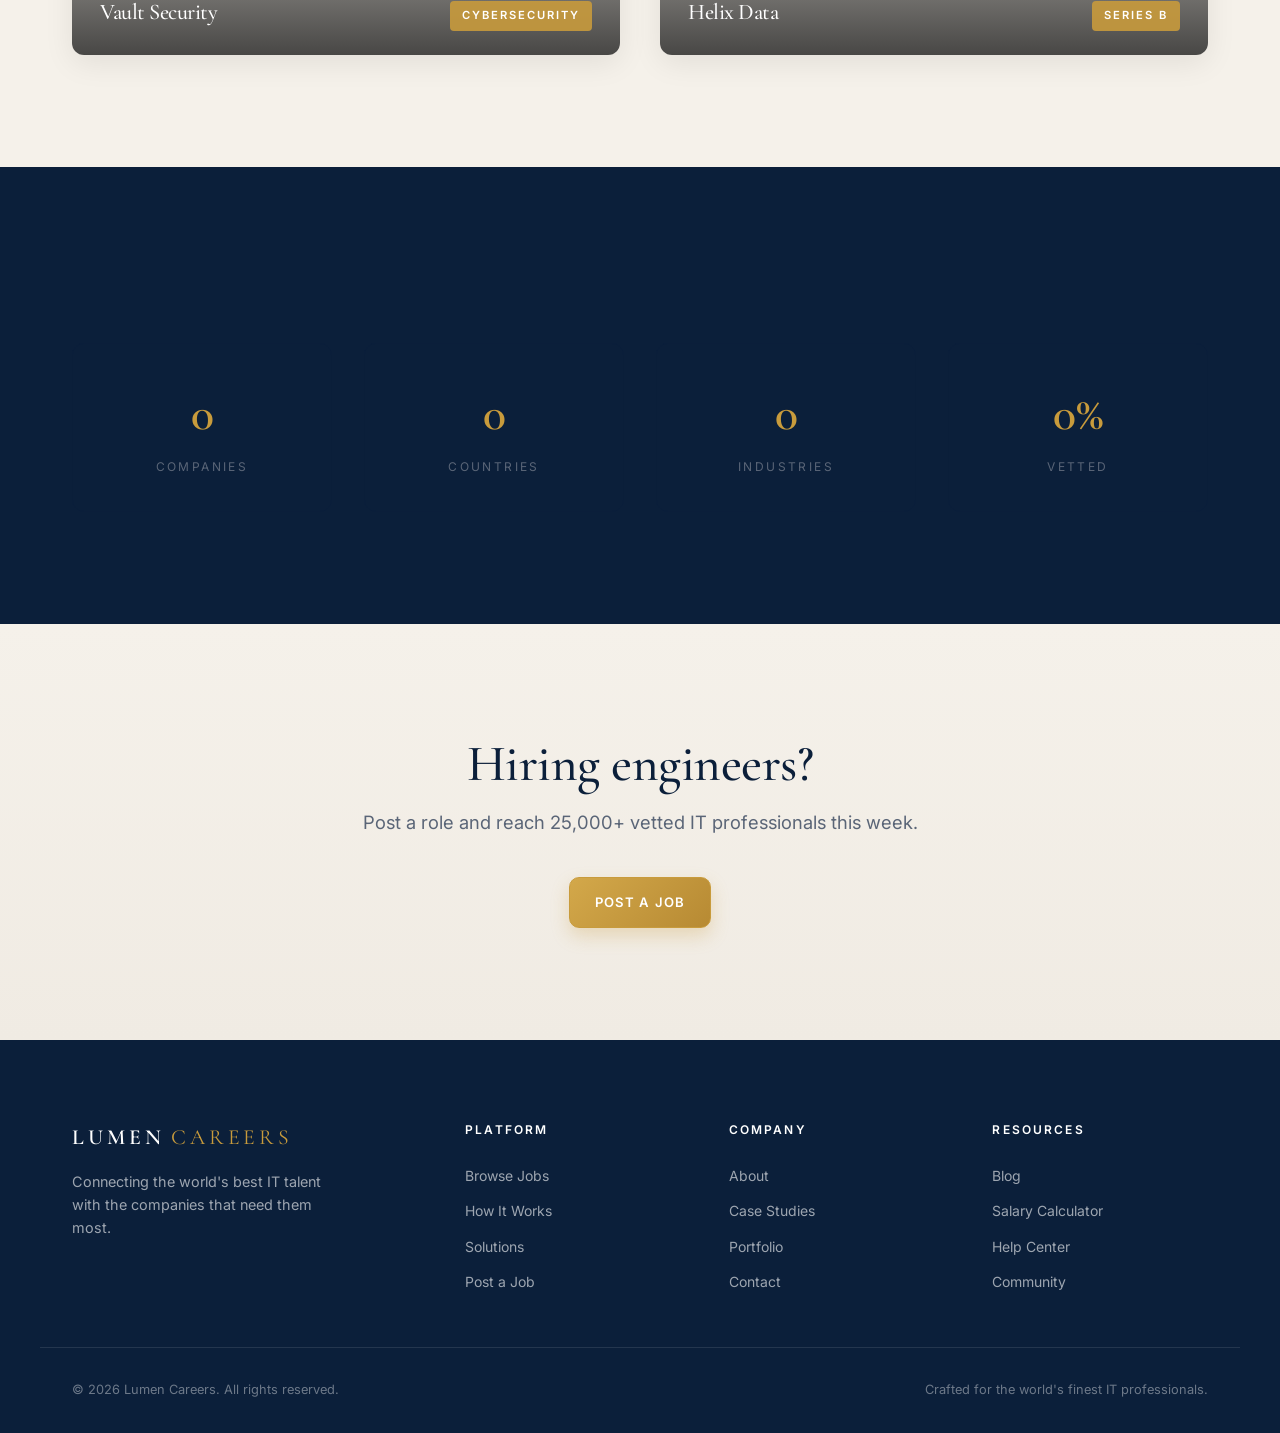
<file: portfolio.html>
<!DOCTYPE html>
<html lang="en">
<head>
<meta charset="UTF-8" /><meta name="viewport" content="width=device-width, initial-scale=1.0"/>
<title>Portfolio — Lumen Careers</title>
<link href="https://fonts.googleapis.com/css2?family=Cormorant+Garamond:wght@400;500;600;700&family=Inter:wght@300;400;500;600&display=swap" rel="stylesheet">
<link rel="stylesheet" href="styles.css"/>
</head>
<body data-page="portfolio">
<div id="site-nav"></div>

<section class="page-header">
  <div class="container">
    <p class="eyebrow reveal">Hiring Companies</p>
    <h1 class="reveal delay-1">The companies <em style="color:#c89b3c;font-style:italic">hiring</em> through Lumen.</h1>
    <p class="reveal delay-2">From early-stage startups to global enterprises — 3,500+ companies trust Lumen to find their next great engineer.</p>
  </div>
</section>

<section class="logo-strip">
  <div class="logo-strip-track">
    <div class="logo-strip-item">GOOGLE</div><div class="logo-strip-item">META</div><div class="logo-strip-item">STRIPE</div><div class="logo-strip-item">SHOPIFY</div><div class="logo-strip-item">NETFLIX</div><div class="logo-strip-item">AIRBNB</div><div class="logo-strip-item">UBER</div><div class="logo-strip-item">SPOTIFY</div><div class="logo-strip-item">FIGMA</div><div class="logo-strip-item">NOTION</div>
    <div class="logo-strip-item">GOOGLE</div><div class="logo-strip-item">META</div><div class="logo-strip-item">STRIPE</div><div class="logo-strip-item">SHOPIFY</div><div class="logo-strip-item">NETFLIX</div><div class="logo-strip-item">AIRBNB</div><div class="logo-strip-item">UBER</div><div class="logo-strip-item">SPOTIFY</div><div class="logo-strip-item">FIGMA</div><div class="logo-strip-item">NOTION</div>
  </div>
</section>

<section class="section">
  <div class="container">
    <p class="eyebrow center reveal">Featured Companies</p>
    <h2 class="center reveal">Currently hiring.</h2>
    <div class="showcase">
      <figure class="card reveal"><div class="img img9"></div><figcaption><h4>Nimbus Cloud</h4><span>Series C</span></figcaption></figure>
      <figure class="card reveal delay-1"><div class="img img10"></div><figcaption><h4>Quantum Labs</h4><span>AI Research</span></figcaption></figure>
      <figure class="card reveal"><div class="img img11"></div><figcaption><h4>Vault Security</h4><span>Cybersecurity</span></figcaption></figure>
      <figure class="card reveal delay-1"><div class="img img12"></div><figcaption><h4>Helix Data</h4><span>Series B</span></figcaption></figure>
    </div>
  </div>
</section>

<section class="section dark">
  <div class="container">
    <div class="stats-grid">
      <div class="stat reveal"><strong>0</strong><span>Companies</span></div>
      <div class="stat reveal delay-1"><strong>0</strong><span>Countries</span></div>
      <div class="stat reveal delay-2"><strong>0</strong><span>Industries</span></div>
      <div class="stat reveal delay-3"><strong>0%</strong><span>Vetted</span></div>
    </div>
  </div>
</section>

<section class="section cta">
  <div class="container center">
    <h2 class="reveal">Hiring engineers?</h2>
    <p class="lead reveal delay-1">Post a role and reach 25,000+ vetted IT professionals this week.</p>
    <a href="contact.html" class="btn btn-glow reveal delay-2">Post a Job</a>
  </div>
</section>

<div id="site-footer"></div>
<script src="partials.js"></script>
</body>
</html>
</file>
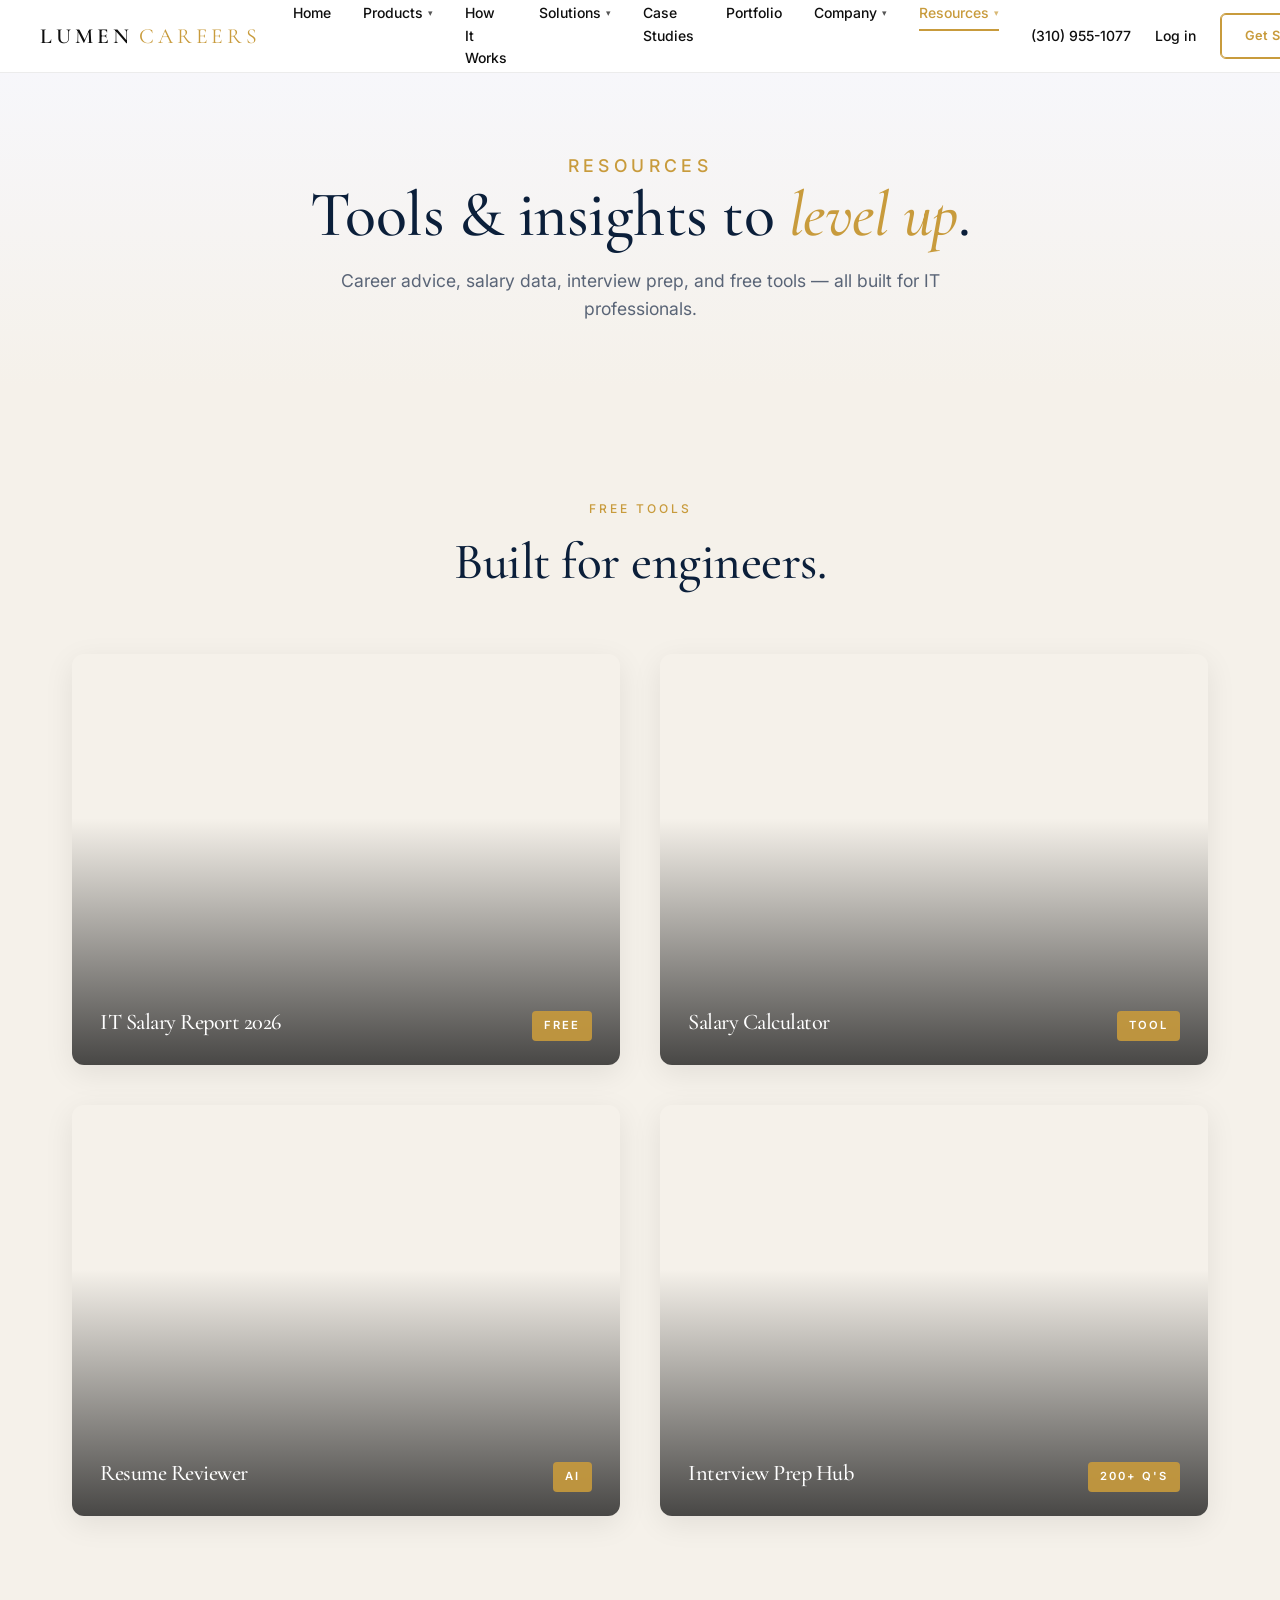
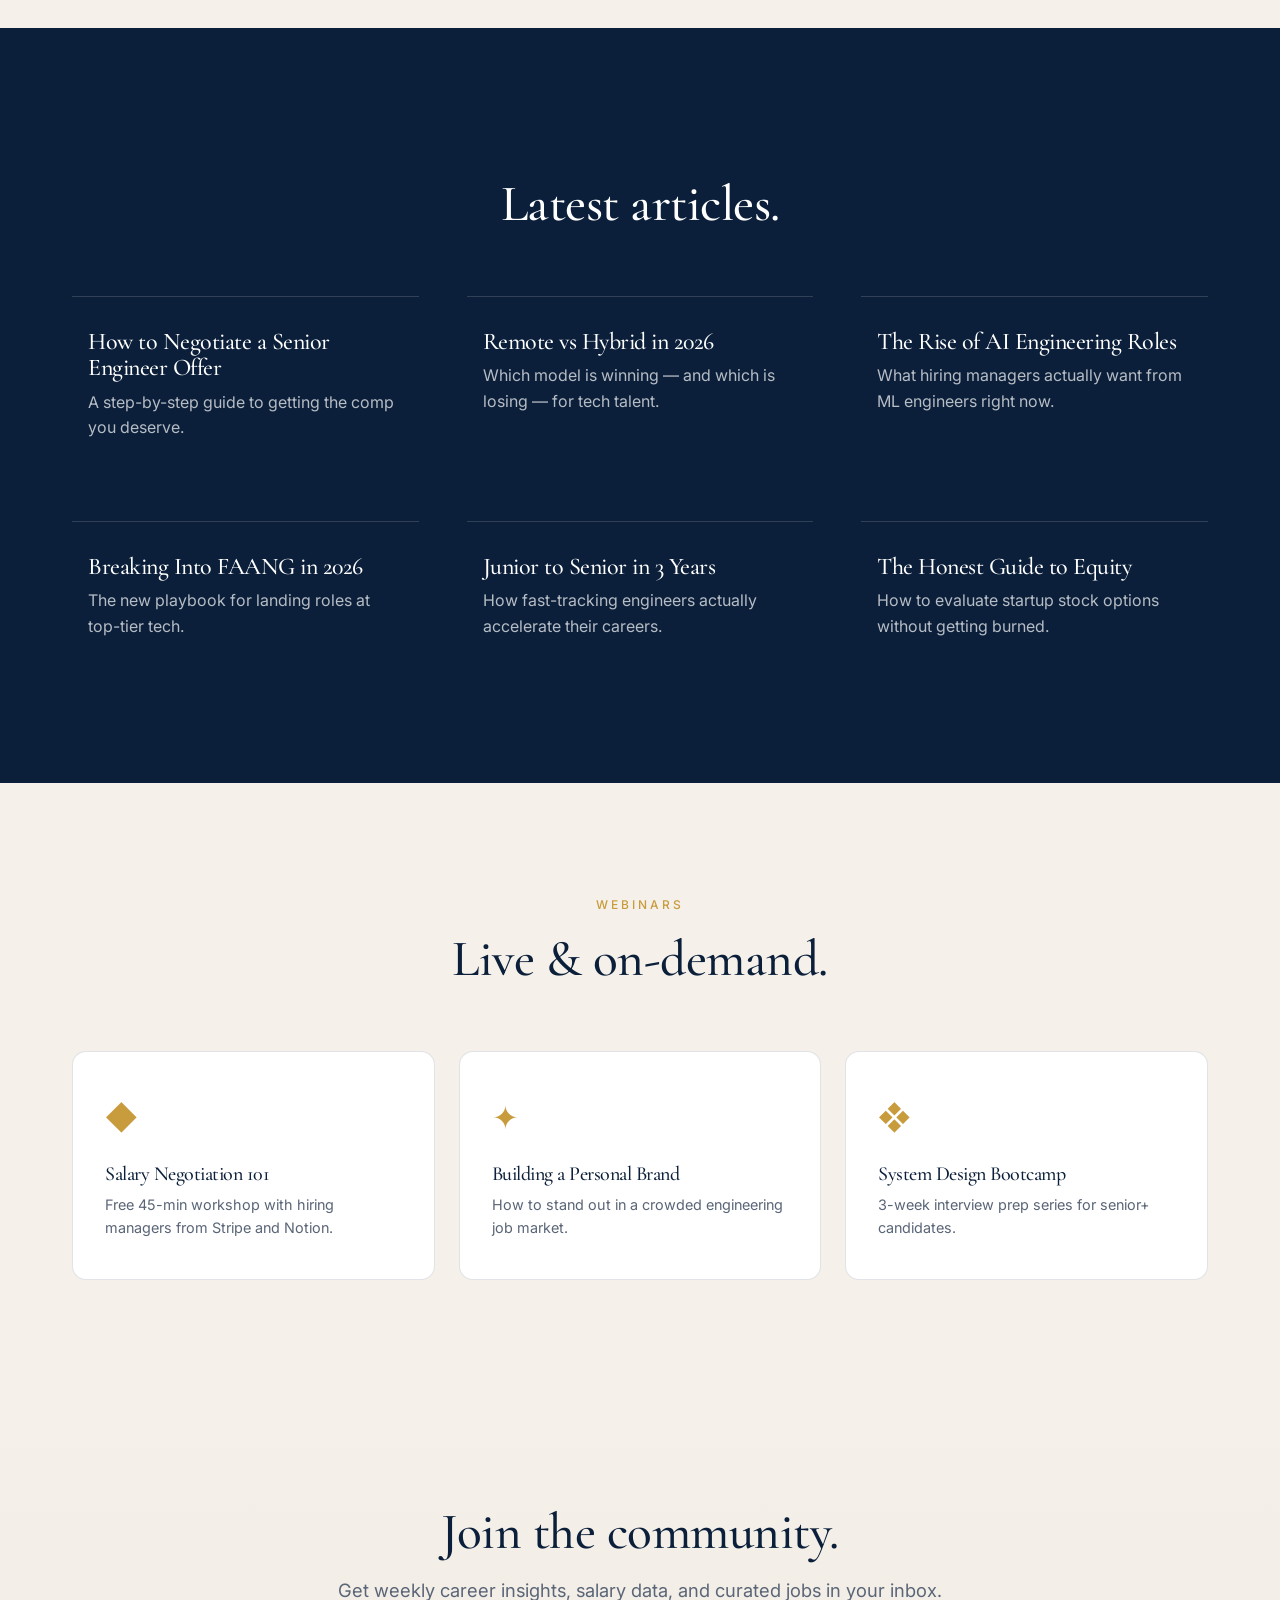
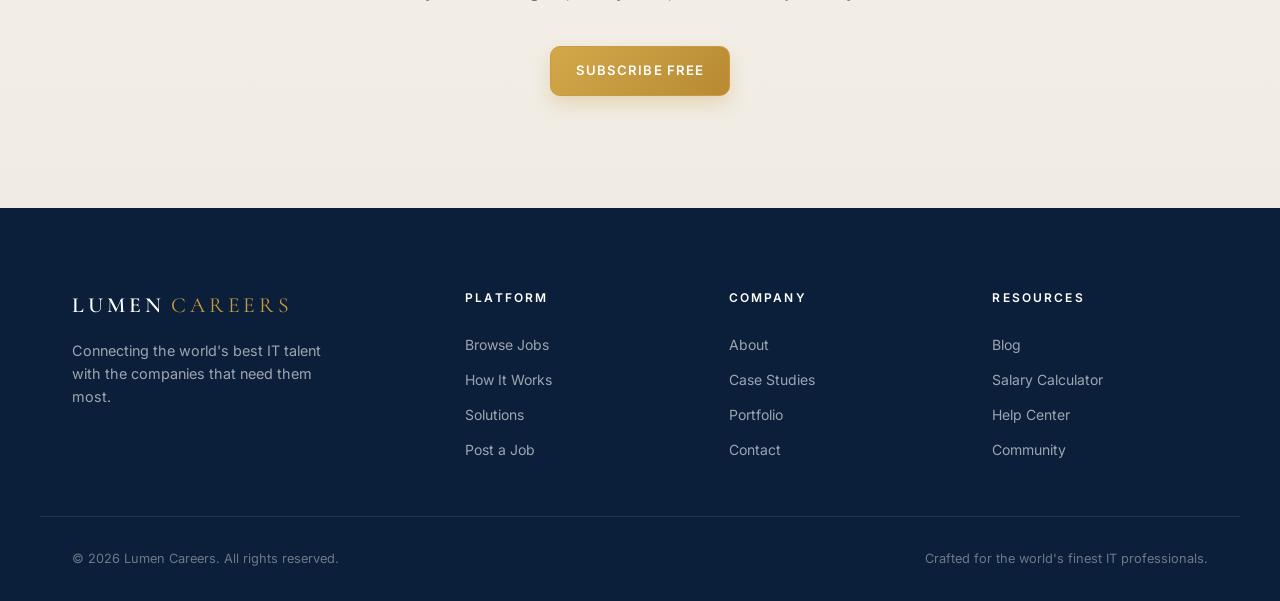
<file: resources.html>
<!DOCTYPE html>
<html lang="en">
<head>
<meta charset="UTF-8" /><meta name="viewport" content="width=device-width, initial-scale=1.0"/>
<title>Resources — Lumen Careers</title>
<link href="https://fonts.googleapis.com/css2?family=Cormorant+Garamond:wght@400;500;600;700&family=Inter:wght@300;400;500;600&display=swap" rel="stylesheet">
<link rel="stylesheet" href="styles.css"/>
</head>
<body data-page="resources">
<div id="site-nav"></div>

<section class="page-header">
  <div class="container">
    <p class="eyebrow reveal">Resources</p>
    <h1 class="reveal delay-1">Tools & insights to <em style="color:#c89b3c;font-style:italic">level up</em>.</h1>
    <p class="reveal delay-2">Career advice, salary data, interview prep, and free tools — all built for IT professionals.</p>
  </div>
</section>

<section class="section">
  <div class="container">
    <p class="eyebrow center reveal">Free Tools</p>
    <h2 class="center reveal">Built for engineers.</h2>
    <div class="showcase">
      <figure class="card reveal"><div class="img img7"></div><figcaption><h4>IT Salary Report 2026</h4><span>Free</span></figcaption></figure>
      <figure class="card reveal delay-1"><div class="img img5"></div><figcaption><h4>Salary Calculator</h4><span>Tool</span></figcaption></figure>
      <figure class="card reveal"><div class="img img6"></div><figcaption><h4>Resume Reviewer</h4><span>AI</span></figcaption></figure>
      <figure class="card reveal delay-1"><div class="img img8"></div><figcaption><h4>Interview Prep Hub</h4><span>200+ Q's</span></figcaption></figure>
    </div>
  </div>
</section>

<section class="section dark">
  <div class="container">
    <p class="eyebrow center reveal">From the Blog</p>
    <h2 class="center reveal">Latest articles.</h2>
    <div class="features">
      <div class="feature reveal"><h3>How to Negotiate a Senior Engineer Offer</h3><p>A step-by-step guide to getting the comp you deserve.</p></div>
      <div class="feature reveal delay-1"><h3>Remote vs Hybrid in 2026</h3><p>Which model is winning — and which is losing — for tech talent.</p></div>
      <div class="feature reveal delay-2"><h3>The Rise of AI Engineering Roles</h3><p>What hiring managers actually want from ML engineers right now.</p></div>
      <div class="feature reveal"><h3>Breaking Into FAANG in 2026</h3><p>The new playbook for landing roles at top-tier tech.</p></div>
      <div class="feature reveal delay-1"><h3>Junior to Senior in 3 Years</h3><p>How fast-tracking engineers actually accelerate their careers.</p></div>
      <div class="feature reveal delay-2"><h3>The Honest Guide to Equity</h3><p>How to evaluate startup stock options without getting burned.</p></div>
    </div>
  </div>
</section>

<section class="section">
  <div class="container">
    <p class="eyebrow center reveal">Webinars</p>
    <h2 class="center reveal">Live & on-demand.</h2>
    <div class="bento" style="grid-template-columns:repeat(3,1fr)">
      <div class="bento-card reveal"><div class="icon">◆</div><h3>Salary Negotiation 101</h3><p>Free 45-min workshop with hiring managers from Stripe and Notion.</p></div>
      <div class="bento-card reveal delay-1"><div class="icon">✦</div><h3>Building a Personal Brand</h3><p>How to stand out in a crowded engineering job market.</p></div>
      <div class="bento-card reveal delay-2"><div class="icon">❖</div><h3>System Design Bootcamp</h3><p>3-week interview prep series for senior+ candidates.</p></div>
    </div>
  </div>
</section>

<section class="section cta">
  <div class="container center">
    <h2 class="reveal">Join the community.</h2>
    <p class="lead reveal delay-1">Get weekly career insights, salary data, and curated jobs in your inbox.</p>
    <a href="contact.html" class="btn btn-glow reveal delay-2">Subscribe Free</a>
  </div>
</section>

<div id="site-footer"></div>
<script src="partials.js"></script>
</body>
</html>
</file>
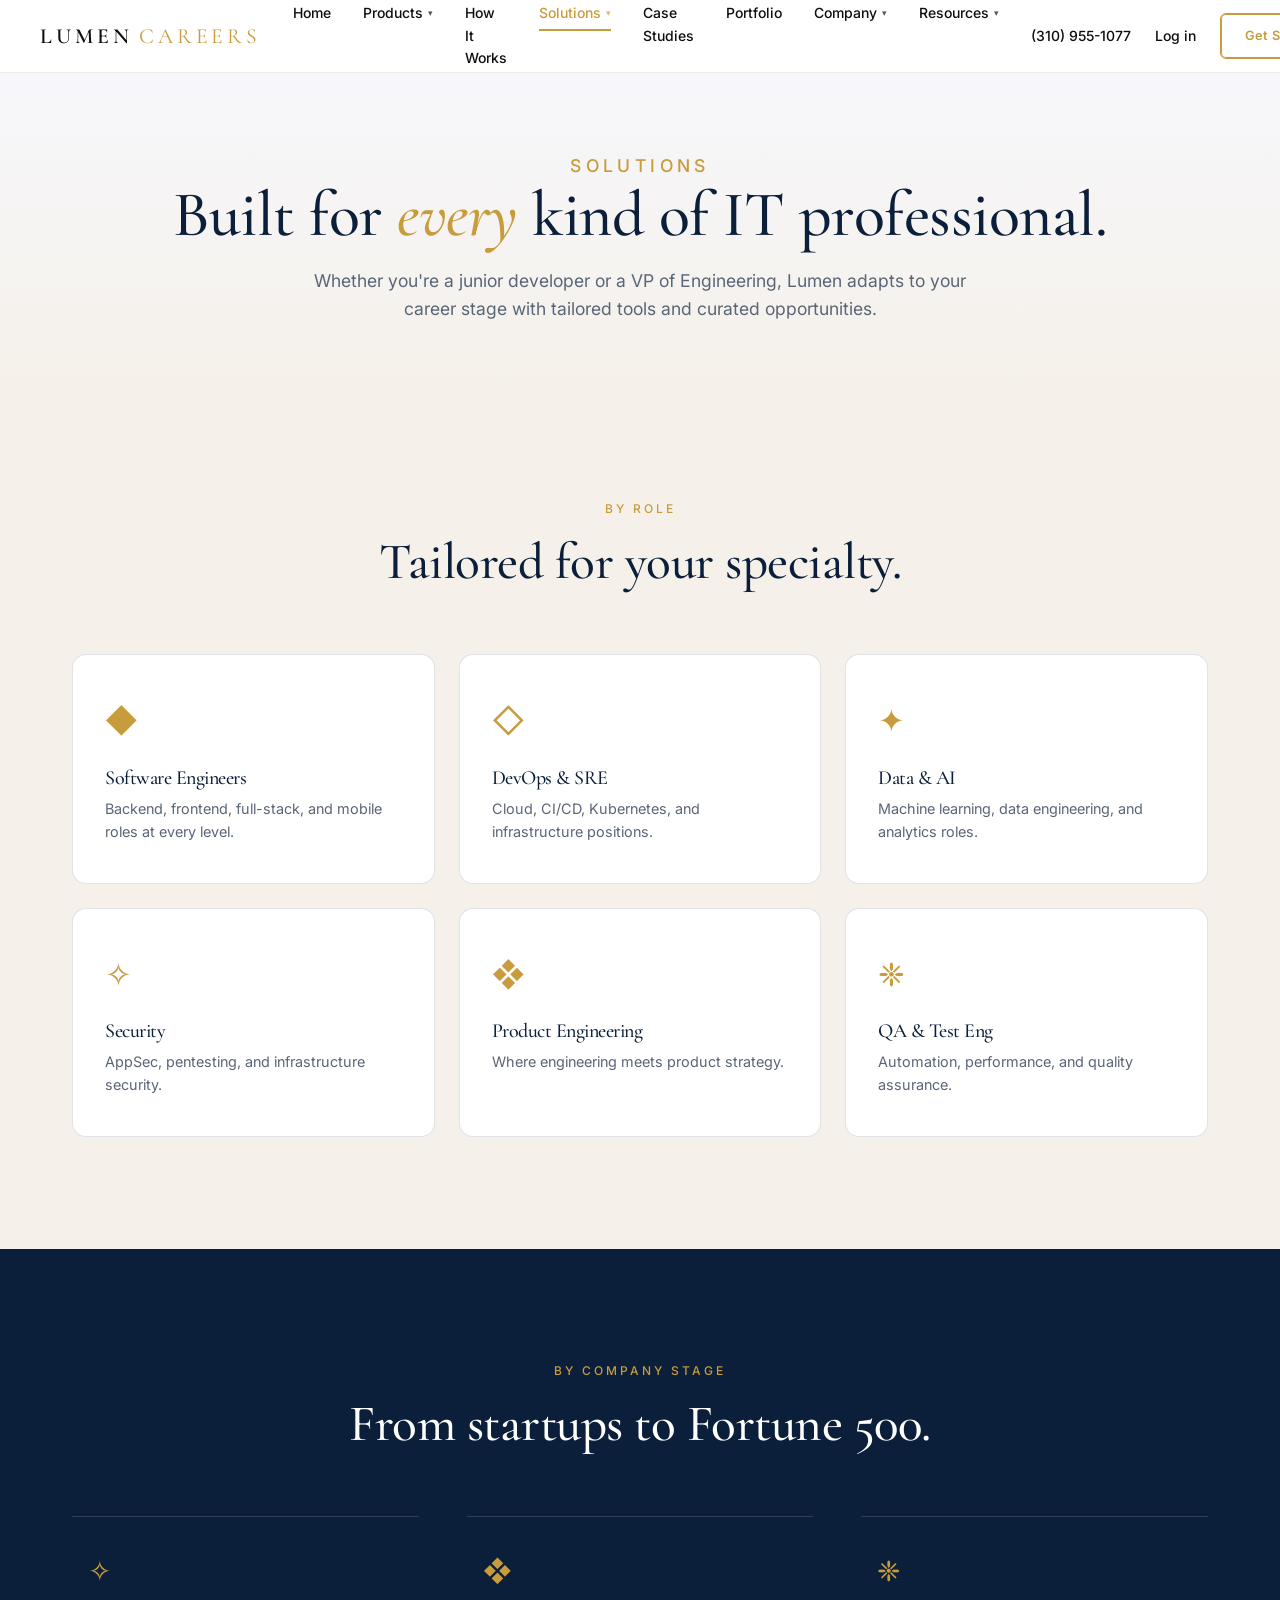
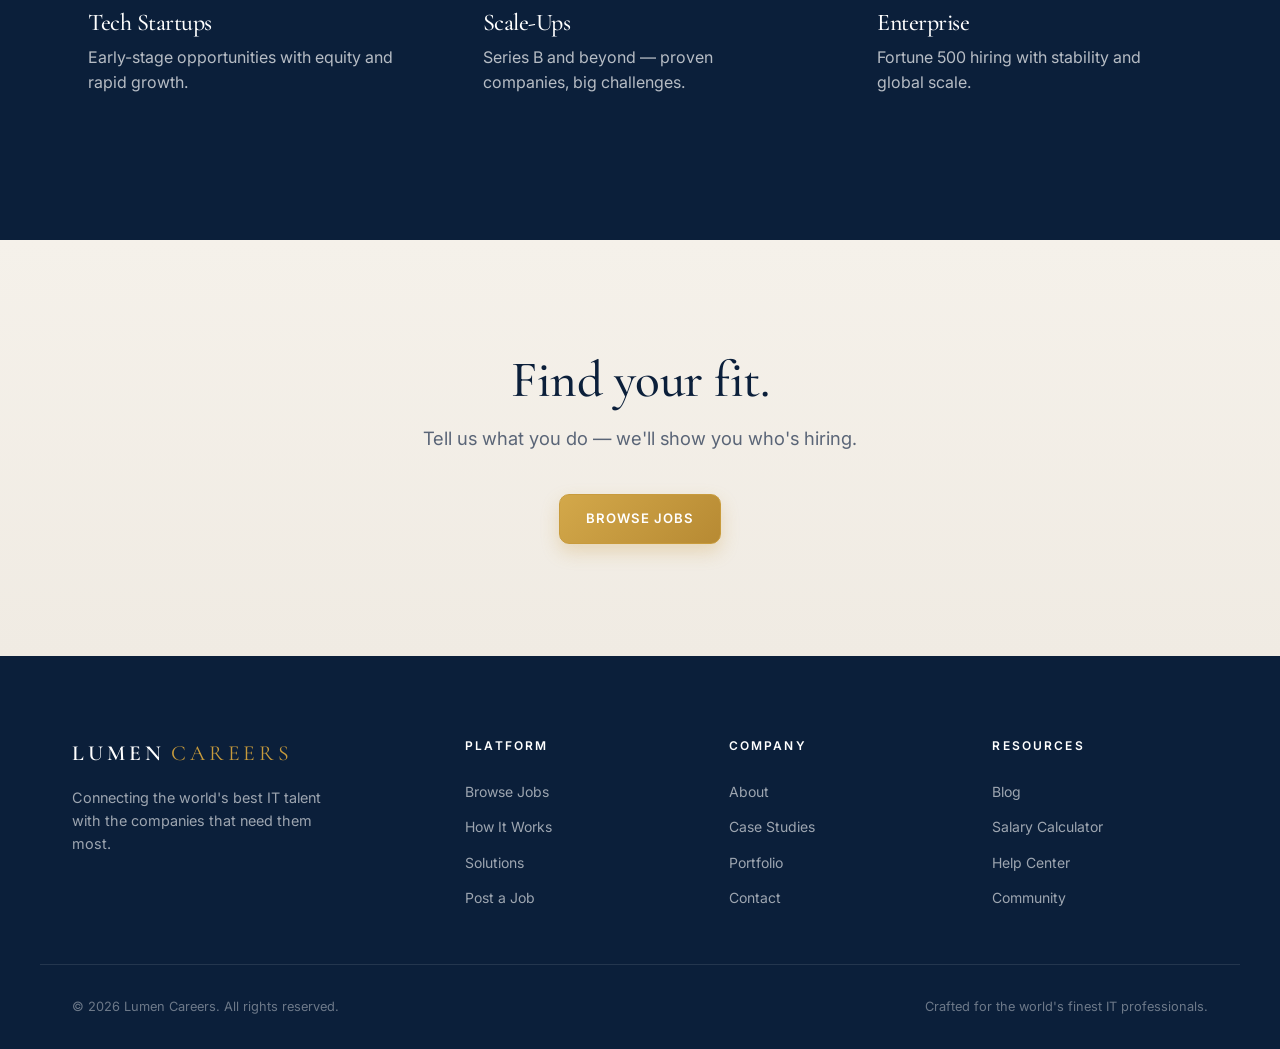
<file: solutions.html>
<!DOCTYPE html>
<html lang="en">
<head>
<meta charset="UTF-8" /><meta name="viewport" content="width=device-width, initial-scale=1.0"/>
<title>Solutions — Lumen Careers</title>
<link href="https://fonts.googleapis.com/css2?family=Cormorant+Garamond:wght@400;500;600;700&family=Inter:wght@300;400;500;600&display=swap" rel="stylesheet">
<link rel="stylesheet" href="styles.css"/>
</head>
<body data-page="solutions">
<div id="site-nav"></div>

<section class="page-header">
  <div class="container">
    <p class="eyebrow reveal">Solutions</p>
    <h1 class="reveal delay-1">Built for <em style="color:#c89b3c;font-style:italic">every</em> kind of IT professional.</h1>
    <p class="reveal delay-2">Whether you're a junior developer or a VP of Engineering, Lumen adapts to your career stage with tailored tools and curated opportunities.</p>
  </div>
</section>

<section class="section">
  <div class="container">
    <p class="eyebrow center reveal">By Role</p>
    <h2 class="center reveal">Tailored for your specialty.</h2>
    <div class="bento">
      <div class="bento-card reveal"><div class="icon">◆</div><h3>Software Engineers</h3><p>Backend, frontend, full-stack, and mobile roles at every level.</p></div>
      <div class="bento-card reveal delay-1"><div class="icon">◇</div><h3>DevOps & SRE</h3><p>Cloud, CI/CD, Kubernetes, and infrastructure positions.</p></div>
      <div class="bento-card reveal delay-2"><div class="icon">✦</div><h3>Data & AI</h3><p>Machine learning, data engineering, and analytics roles.</p></div>
      <div class="bento-card reveal"><div class="icon">✧</div><h3>Security</h3><p>AppSec, pentesting, and infrastructure security.</p></div>
      <div class="bento-card reveal delay-1"><div class="icon">❖</div><h3>Product Engineering</h3><p>Where engineering meets product strategy.</p></div>
      <div class="bento-card reveal delay-2"><div class="icon">❈</div><h3>QA & Test Eng</h3><p>Automation, performance, and quality assurance.</p></div>
    </div>
  </div>
</section>

<section class="section dark">
  <div class="container">
    <p class="eyebrow center reveal">By Company Stage</p>
    <h2 class="center reveal">From startups to Fortune 500.</h2>
    <div class="features">
      <div class="feature reveal"><div class="icon">✧</div><h3>Tech Startups</h3><p>Early-stage opportunities with equity and rapid growth.</p></div>
      <div class="feature reveal delay-1"><div class="icon">❖</div><h3>Scale-Ups</h3><p>Series B and beyond — proven companies, big challenges.</p></div>
      <div class="feature reveal delay-2"><div class="icon">❈</div><h3>Enterprise</h3><p>Fortune 500 hiring with stability and global scale.</p></div>
    </div>
  </div>
</section>

<section class="section cta">
  <div class="container center">
    <h2 class="reveal">Find your fit.</h2>
    <p class="lead reveal delay-1">Tell us what you do — we'll show you who's hiring.</p>
    <a href="jobs.html" class="btn btn-glow reveal delay-2">Browse Jobs</a>
  </div>
</section>

<div id="site-footer"></div>
<script src="partials.js"></script>
</body>
</html>
</file>
<file: styles.css>
:root{
  --bg:#f5f1ea;
  --ink:#0b1f3a;
  --muted:#5a6577;
  --gold:#c89b3c;
  --dark:#0b1f3a;
  --line:rgba(11,31,58,.12);
}
*{box-sizing:border-box;margin:0;padding:0}
html{scroll-behavior:smooth}
body{
  font-family:'Inter',sans-serif;
  color:var(--ink);
  background:var(--bg);
  line-height:1.6;
  -webkit-font-smoothing:antialiased;
}
h1,h2,h3,h4{font-family:'Cormorant Garamond',serif;font-weight:500;letter-spacing:-.5px;line-height:1.1}
h1{font-size:clamp(2.8rem,6vw,5.5rem)}
h1 em{font-style:italic;color:var(--gold)}
h2{font-size:clamp(2rem,4vw,3.5rem);margin-bottom:1rem}
h3{font-size:1.5rem;margin-bottom:.5rem}
p{color:var(--muted)}
a{color:inherit;text-decoration:none}
img{max-width:100%;display:block}
.container{max-width:1200px;margin:0 auto;padding:0 2rem}
.center{text-align:center}
.eyebrow{
  text-transform:uppercase;
  letter-spacing:.25em;
  font-size:.75rem;
  color:var(--gold);
  font-weight:500;
  margin-bottom:1rem;
}
.muted{color:var(--muted);font-size:1.05rem;max-width:50ch}
.lead{font-size:1.15rem;color:var(--muted);max-width:58ch;margin:1rem 0 2rem}
.btn{
  display:inline-flex;
  align-items:center;
  justify-content:center;
  gap:.5rem;
  position:relative;
  isolation:isolate;
  overflow:hidden;
  padding:.85rem 1.6rem;
  font-size:.82rem;
  letter-spacing:.08em;
  text-transform:uppercase;
  font-weight:600;
  border-radius:10px;
  transition:background .3s ease,color .3s ease,border-color .3s ease,transform .25s cubic-bezier(.2,.7,.2,1),box-shadow .3s ease;
  cursor:pointer;
  border:1px solid transparent;
  backface-visibility:hidden;
}

.btn::before{
  content:'';
  position:absolute;
  inset:0;
  z-index:-1;
  border-radius:inherit;
  background:radial-gradient(120% 90% at 50% 0%,rgba(211,168,74,.26) 0%,rgba(255,255,255,.08) 38%,rgba(255,255,255,0) 70%);
  opacity:0;
  transform:scale(1.04);
  transition:opacity .35s ease,transform .35s ease;
  pointer-events:none;
}

.btn:hover::before{opacity:1;transform:scale(1)}
.btn:hover{transform:translateY(-2px)}
.btn:active{transform:translateY(0) scale(.99)}

.btn-primary{background:var(--ink);color:#fff}
.btn-primary{box-shadow:0 8px 20px rgba(11,31,58,.22)}
.btn-primary:hover{
  background:linear-gradient(135deg,#1a456f 0%,#0f2d4e 100%);
  border-color:#2a5a89;
  color:#f8fbff;
  box-shadow:0 14px 28px rgba(11,31,58,.3);
}

.btn-ghost{
  background:rgba(255,255,255,.04);
  color:currentColor;
  border-color:rgba(255,255,255,.38);
  backdrop-filter:blur(2px);
  margin-left:.6rem;
}
.btn-ghost:hover{
  background:rgba(200,155,60,.16);
  border-color:#c89b3c;
  color:#c89b3c;
  box-shadow:0 10px 22px rgba(200,155,60,.18);
}

.btn-outline{
  background:transparent;
  color:#c89b3c;
  border-color:#c89b3c;
}
.btn-outline:hover{
  background:#c89b3c;color:#fff8ea;border-color:#c89b3c;
  box-shadow:0 12px 26px rgba(200,155,60,.3);
}

.btn-glow{
  background:linear-gradient(135deg,#d3a84a 0%,#b78a33 100%);
  color:#fff;
  border-color:#c89b3c;
  box-shadow:0 8px 18px rgba(200,155,60,.28),0 0 0 0 rgba(200,155,60,.38);
  animation:buttonGlow 2.8s ease-in-out infinite;
}
.btn-glow:hover{
  background:linear-gradient(135deg,#e3bb63 0%,#be9036 100%);
  border-color:#c89b3c;
  color:#fffdf7;
  box-shadow:0 14px 30px rgba(200,155,60,.34),0 0 0 8px rgba(200,155,60,0);
}

.btn-arrow{
  background:transparent;
  color:#0e0e0e;
  padding:0;
  border:none;
  border-radius:0;
  text-transform:none;
  letter-spacing:0;
  font-size:1rem;
  font-weight:500;
  overflow:visible;
}
.btn-arrow span{display:inline-block;transition:transform .3s ease}
.btn-arrow::before{display:none}
.btn-arrow::after{
  content:'';
  position:absolute;
  left:0;
  bottom:-4px;
  width:100%;
  height:1px;
  background:currentColor;
  transform-origin:left;
  transform:scaleX(.35);
  transition:transform .35s ease,color .35s ease;
}
.btn-arrow:hover{color:#c89b3c}
.btn-arrow:hover::after{transform:scaleX(1);background:#c89b3c}
.btn-arrow:hover span{transform:translateX(8px)}

/* Scroll-reveal animations */
.reveal{opacity:0;transform:translateY(40px);transition:all .9s cubic-bezier(.2,.8,.2,1)}
.reveal.in{opacity:1;transform:none}
.reveal.delay-1{transition-delay:.1s}
.reveal.delay-2{transition-delay:.2s}
.reveal.delay-3{transition-delay:.3s}
.reveal.delay-4{transition-delay:.4s}

@keyframes float{0%,100%{transform:translateY(0)}50%{transform:translateY(-10px)}}
@keyframes pulse{0%,100%{box-shadow:0 0 0 0 rgba(200,155,60,.5)}50%{box-shadow:0 0 0 12px rgba(200,155,60,0)}}
@keyframes scrollX{from{transform:translateX(0)}to{transform:translateX(-50%)}}
@keyframes shimmer{0%{background-position:-200% 0}100%{background-position:200% 0}}
@keyframes buttonGlow{
  0%,100%{box-shadow:0 8px 18px rgba(200,155,60,.28),0 0 0 0 rgba(200,155,60,.36)}
  50%{box-shadow:0 10px 24px rgba(200,155,60,.34),0 0 0 10px rgba(200,155,60,0)}
}

@media (prefers-reduced-motion:reduce){
  .btn,.btn::before,.btn-glow,.btn-arrow span,.btn-arrow::after{transition:none !important;animation:none !important}
  .btn:hover,.btn:active{transform:none}
}

/* Logo carousel */
.logo-strip{
  background:#fff;padding:3rem 0;border-top:1px solid #ececec;border-bottom:1px solid #ececec;
  overflow:hidden;
}
.logo-strip-track{
  display:flex;gap:5rem;align-items:center;
  width:max-content;
  animation:scrollX 30s linear infinite;
}
.logo-strip-item{
  font-family:'Cormorant Garamond',serif;
  font-size:1.6rem;color:#999;font-weight:600;letter-spacing:.15em;
  white-space:nowrap;transition:color .3s;
}
.logo-strip-item:hover{color:#c89b3c}

/* Stats grid (page-level) */
.stats-grid{
  display:grid;grid-template-columns:repeat(4,1fr);gap:2rem;margin-top:4rem;
}
@media(max-width:800px){.stats-grid{grid-template-columns:1fr 1fr}}
.stat{text-align:center;padding:2rem 1rem;border:1px solid var(--line);border-radius:12px;transition:all .4s}
.stat:hover{border-color:#c89b3c;transform:translateY(-4px);box-shadow:0 15px 40px rgba(200,155,60,.15)}
.stat strong{
  display:block;font-family:'Cormorant Garamond',serif;
  font-size:3rem;color:#c89b3c;font-weight:600;
}
.stat span{font-size:.75rem;letter-spacing:.2em;text-transform:uppercase;color:var(--muted)}

/* Bento grid */
.bento{
  display:grid;grid-template-columns:repeat(3,1fr);gap:1.5rem;margin-top:4rem;
}
@media(max-width:900px){.bento{grid-template-columns:1fr 1fr}}
@media(max-width:600px){.bento{grid-template-columns:1fr}}
.bento-card{
  padding:2.5rem 2rem;border-radius:14px;background:#fff;
  border:1px solid var(--line);
  transition:all .4s ease;cursor:pointer;
  position:relative;overflow:hidden;
}
.bento-card::before{
  content:'';position:absolute;top:0;left:0;width:100%;height:3px;
  background:linear-gradient(90deg,#c89b3c,#1e3a5f);
  transform:scaleX(0);transform-origin:left;transition:transform .4s;
}
.bento-card:hover::before{transform:scaleX(1)}
.bento-card:hover{
  transform:translateY(-6px);
  box-shadow:0 20px 50px rgba(0,0,0,.08);
  border-color:transparent;
}
.bento-card .icon{
  font-size:2rem;color:#c89b3c;margin-bottom:1.25rem;
  display:inline-block;animation:float 3s ease-in-out infinite;
}
.bento-card h3{font-size:1.25rem;margin-bottom:.5rem}
.bento-card p{font-size:.9rem}
.bento-card.tall{grid-row:span 2}
.bento-card.wide{grid-column:span 2}

/* Pulse CTA */
.btn-pulse{animation:pulse 2.5s infinite}

/* Active nav link underline */
.nav-item > a{position:relative}
.nav-item > a::after{
  content:'';position:absolute;left:0;right:0;bottom:1.2rem;
  height:2px;background:#c89b3c;
  transform:scaleX(0);transform-origin:left;
  transition:transform .3s ease;
}
.nav-item:hover > a::after,.nav-item > a.active::after{transform:scaleX(1)}

/* Nav */
body{padding-top:72px}
.nav{
  position:fixed;top:0;left:0;right:0;z-index:50;
  background:#ffffff;
  border-bottom:1px solid #ececec;
}
.nav-inner{
  max-width:100%;margin:0 auto;
  padding:0 2.5rem;
  display:flex;align-items:center;justify-content:space-between;gap:2rem;
  height:72px;
}
.logo{
  font-family:'Cormorant Garamond',serif;
  font-size:1.35rem;font-weight:600;letter-spacing:.18em;
  color:#0e0e0e;
  display:flex;align-items:center;
  flex-shrink:0;
}
.logo span{color:#c89b3c;margin-left:.3em;font-weight:400}
.nav-menu{display:flex;gap:2rem;font-size:.875rem;font-weight:500;letter-spacing:0;flex:1;justify-content:center}
.nav-item{position:relative}
.nav-item > a{
  color:#0e0e0e;transition:color .2s;
  display:inline-flex;align-items:center;gap:.35em;
  padding:1.6rem 0;
  font-weight:500;
}
.nav-item > a i{font-style:normal;font-size:.65em;opacity:.7}
.nav-item:hover > a{color:#c89b3c}
.dropdown{
  position:absolute;top:100%;left:50%;transform:translateX(-50%) translateY(8px);
  background:#fff;border:1px solid #ececec;
  min-width:240px;padding:.75rem 0;
  box-shadow:0 20px 60px rgba(0,0,0,.12);
  opacity:0;visibility:hidden;transition:all .25s ease;
  display:flex;flex-direction:column;
  border-radius:8px;
}
.dropdown a{
  padding:.85rem 1.5rem;color:#0e0e0e;font-size:.875rem;
  transition:all .2s;
}
.dropdown a:hover{background:#f7f7fb;color:#c89b3c;padding-left:1.75rem}
.nav-item:hover .dropdown{
  opacity:1;visibility:visible;transform:translateX(-50%) translateY(0);
}

/* Mega menu */
.nav-item.mega{position:static}
.mega-menu{
  position:fixed;left:0;right:0;top:72px;
  transform:translateY(8px);
  width:100%;max-width:100%;
  display:grid;grid-template-columns:1.1fr 1.1fr 1.1fr 1.4fr;
  gap:3rem;
  padding:3rem 5rem;
  border-radius:0;border-left:none;border-right:none;border-top:none;
  box-shadow:0 30px 60px rgba(0,0,0,.1);
}
.nav-item.mega:hover .mega-menu{transform:translateY(0)}
.mega-col h5{
  font-family:'Inter',sans-serif;
  font-size:.7rem;font-weight:600;
  text-transform:uppercase;letter-spacing:.18em;
  color:#999;margin-bottom:1.25rem;padding:0 .5rem;
}
.mega-col a{
  display:flex;flex-direction:column;gap:.25rem;
  padding:.85rem .75rem;border-radius:6px;
}
.mega-col a strong{font-size:.95rem;color:#0e0e0e;font-weight:600}
.mega-col a span{font-size:.8rem;color:#777;font-weight:400}
.mega-col a:hover{background:#f7f7fb;padding-left:.75rem}
.mega-col a:hover strong{color:#c89b3c}
.mega-feature{
  background:linear-gradient(135deg,#c89b3c 0%,#a07d2a 100%);
  border-radius:10px;padding:2rem;color:#fff;
  display:flex;align-items:center;
}
.mega-card h6{
  font-size:.7rem;text-transform:uppercase;letter-spacing:.2em;
  color:rgba(255,255,255,.7);margin-bottom:.75rem;font-weight:600;
}
.mega-card h4{
  font-family:'Cormorant Garamond',serif;
  font-size:1.5rem;color:#fff;margin-bottom:.75rem;line-height:1.2;
}
.mega-card p{color:rgba(255,255,255,.85);font-size:.875rem;margin-bottom:1rem}
.mega-link{
  color:#fff !important;font-weight:600;font-size:.85rem;
  padding:0 !important;background:none !important;
}
.mega-link:hover{padding-left:0 !important;opacity:.8}
.nav-right{display:flex;align-items:center;gap:1.5rem;font-size:.875rem;flex-shrink:0}
.nav-phone{color:#0e0e0e;font-weight:500}
.nav-phone:hover{color:#c89b3c}
.nav-login{color:#0e0e0e;font-weight:500;transition:color .2s}
.nav-login:hover{color:#c89b3c}
.nav .btn{
  padding:.75rem 1.5rem;font-size:.8rem;
  background:#fff;color:#c89b3c;
  border:1px solid #c89b3c !important;
  box-shadow:inset 0 0 0 1px #c89b3c;
  border-radius:6px;
  letter-spacing:.02em;text-transform:none;font-weight:600;
}
.nav .btn::before{display:none}
.nav .btn:hover{
  background:#c89b3c;
  color:#fff;
  border-color:#c89b3c;
}
@media(max-width:1200px){.nav-menu{display:none}.nav-phone,.nav-login{display:none}}

/* Hero */
.hero{
  position:relative;min-height:calc(100vh - 72px);
  display:flex;align-items:center;
  padding:4rem 2rem;
  overflow:hidden;
}
.hero-bg{
  position:absolute;inset:0;
  background:
    linear-gradient(rgba(0,0,0,.35),rgba(0,0,0,.55)),
    url('https://images.unsplash.com/photo-1518770660439-4636190af475?w=1920&q=80') center/cover;
  z-index:-1;
}
.hero-content{max-width:900px;margin:0 auto;color:#fff;width:100%}
.hero-content p,.hero-content .eyebrow{color:rgba(255,255,255,.85)}
.hero-content .eyebrow{color:var(--gold)}
.hero-content .lead{color:rgba(255,255,255,.8)}
.hero-cta{display:flex;align-items:center;flex-wrap:wrap;gap:.5rem;margin-bottom:4rem}
.hero-cta .btn-ghost{color:#fff}
.hero-stats{display:flex;gap:3rem;flex-wrap:wrap;padding-top:2rem;border-top:1px solid rgba(255,255,255,.2)}
.hero-stats div{display:flex;flex-direction:column}
.hero-stats strong{font-family:'Cormorant Garamond',serif;font-size:2.5rem;color:#fff;font-weight:500}
.hero-stats span{font-size:.75rem;letter-spacing:.2em;text-transform:uppercase;color:rgba(255,255,255,.7)}

/* Sections */
.section{padding:7rem 0}
.section.dark{background:var(--dark);color:#fff}
.section.dark h2,.section.dark h3,.section.dark h4{color:#fff}
.section.dark p{color:rgba(255,255,255,.7)}
.section.dark .eyebrow{color:var(--gold)}
.grid-2{display:grid;grid-template-columns:1fr 1fr;gap:4rem;align-items:start}
@media(max-width:800px){.grid-2{grid-template-columns:1fr}}

/* Features */
.features{
  display:grid;grid-template-columns:repeat(3,1fr);gap:3rem;
  margin-top:4rem;
}
@media(max-width:900px){.features{grid-template-columns:1fr 1fr}}
@media(max-width:600px){.features{grid-template-columns:1fr}}
.feature{padding:2rem 1rem;border-top:1px solid rgba(255,255,255,.15)}
.feature .icon{color:var(--gold);font-size:1.75rem;margin-bottom:1rem}

/* Showcase */
.showcase{
  display:grid;grid-template-columns:1fr 1fr;gap:2.5rem;margin-top:4rem;
}
@media(max-width:800px){.showcase{grid-template-columns:1fr}}
.card{
  overflow:hidden;cursor:pointer;
  position:relative;border-radius:12px;
  box-shadow:0 8px 30px rgba(0,0,0,.08);
  transition:all .4s ease;
}
.card:hover{transform:translateY(-6px);box-shadow:0 20px 50px rgba(200,155,60,.25)}
.card .img{
  aspect-ratio:4/3;background-size:cover;background-position:center;
  transition:transform .8s ease;
  position:relative;
}
.card .img::before{
  content:'';position:absolute;inset:0;
  background:linear-gradient(180deg,rgba(14,14,14,0) 40%,rgba(14,14,14,.75) 100%);
  z-index:1;transition:opacity .4s ease;
}
.card .img::after{
  content:'';position:absolute;inset:0;
  background:linear-gradient(135deg,rgba(200,155,60,.0) 0%,rgba(200,155,60,.35) 100%);
  opacity:0;transition:opacity .4s ease;z-index:1;
}
.card:hover .img{transform:scale(1.08)}
.card:hover .img::after{opacity:1}
.img1{background-image:url('https://images.unsplash.com/photo-1517694712202-14dd9538aa97?w=1200&q=80')}
.img2{background-image:url('https://images.unsplash.com/photo-1573164713714-d95e436ab8d6?w=1200&q=80')}
.img3{background-image:url('https://images.unsplash.com/photo-1581091226825-a6a2a5aee158?w=1200&q=80')}
.img4{background-image:url('https://images.unsplash.com/photo-1526374965328-7f61d4dc18c5?w=1200&q=80')}
.img5{background-image:url('https://images.unsplash.com/photo-1504384308090-c894fdcc538d?w=1200&q=80')}
.img6{background-image:url('https://images.unsplash.com/photo-1542831371-29b0f74f9713?w=1200&q=80')}
.img7{background-image:url('https://images.unsplash.com/photo-1593642632559-0c6d3fc62b89?w=1200&q=80')}
.img8{background-image:url('https://images.unsplash.com/photo-1497366216548-37526070297c?w=1200&q=80')}
.img9{background-image:url('https://images.unsplash.com/photo-1488590528505-98d2b5aba04b?w=1200&q=80')}
.img10{background-image:url('https://images.unsplash.com/photo-1531297484001-80022131f5a1?w=1200&q=80')}
.img11{background-image:url('https://images.unsplash.com/photo-1518770660439-4636190af475?w=1200&q=80')}
.img12{background-image:url('https://images.unsplash.com/photo-1556761175-5973dc0f32e7?w=1200&q=80')}
.card figcaption{
  position:absolute;left:0;right:0;bottom:0;z-index:2;
  padding:1.5rem 1.75rem;color:#fff;
  display:flex;justify-content:space-between;align-items:baseline;gap:1rem;
}
.card figcaption h4{color:#fff;font-size:1.4rem}
.card span{
  font-size:.7rem;letter-spacing:.18em;text-transform:uppercase;
  color:#fff;background:rgba(200,155,60,.9);
  padding:.4rem .75rem;border-radius:4px;font-weight:600;
  white-space:nowrap;
}

/* Quotes */
.quotes{
  display:grid;grid-template-columns:1fr 1fr;gap:3rem;margin-top:4rem;
}
@media(max-width:800px){.quotes{grid-template-columns:1fr}}
blockquote{
  padding:2.5rem;
  border:1px solid rgba(255,255,255,.15);
  font-family:'Cormorant Garamond',serif;
}
blockquote p{
  font-size:1.5rem;color:#fff;font-style:italic;line-height:1.4;margin-bottom:1.5rem;
}
blockquote cite{
  font-family:'Inter',sans-serif;font-style:normal;
  font-size:.8rem;letter-spacing:.15em;text-transform:uppercase;color:var(--gold);
}

/* CTA form */
.cta{background:linear-gradient(180deg,var(--bg) 0%,#f0ebe3 100%)}
.cta .lead{margin:1rem auto 2.5rem}
.form{max-width:520px;margin:0 auto;display:grid;gap:1rem}
.form input{
  padding:1rem 1.25rem;border:1px solid var(--line);
  background:#fff;font-family:inherit;font-size:1rem;
}
.form input:focus{outline:none;border-color:var(--gold)}
.form .btn{margin-top:.5rem}
.thanks{color:var(--gold);margin-top:1rem;font-size:.9rem}

/* Footer */
footer{background:var(--dark);color:#fff;padding:5rem 0 2rem}
.foot-grid{
  display:grid;grid-template-columns:1.6fr 1fr 1fr 1fr;gap:3rem;
  padding-bottom:3rem;border-bottom:1px solid rgba(255,255,255,.1);
}
@media(max-width:800px){.foot-grid{grid-template-columns:1fr 1fr}}
.foot-brand .logo{color:#fff;margin-bottom:1rem}
.foot-brand p{color:rgba(255,255,255,.6);font-size:.9rem;max-width:30ch}
footer h6{
  font-size:.75rem;letter-spacing:.18em;text-transform:uppercase;
  color:#fff;margin-bottom:1.25rem;font-weight:600;
}
footer a{
  display:block;color:rgba(255,255,255,.6);font-size:.875rem;
  padding:.4rem 0;transition:color .2s;
}
footer a:hover{color:#c89b3c}
.foot-bottom{
  display:flex;justify-content:space-between;flex-wrap:wrap;gap:1rem;
  padding-top:2rem;
}
.foot-bottom p{color:rgba(255,255,255,.4);font-size:.8rem}

/* Active nav link */
.nav-item > a.active{color:#c89b3c}

/* Page header (sub pages) */
.page-header{
  padding:5rem 0 4rem;background:linear-gradient(180deg,#f7f7fb 0%,var(--bg) 100%);
  text-align:center;
}
.page-header h1{font-size:clamp(2.4rem,5vw,4.2rem);margin-bottom:1rem}
.page-header p{max-width:60ch;margin:0 auto;font-size:1.1rem}
</file>
